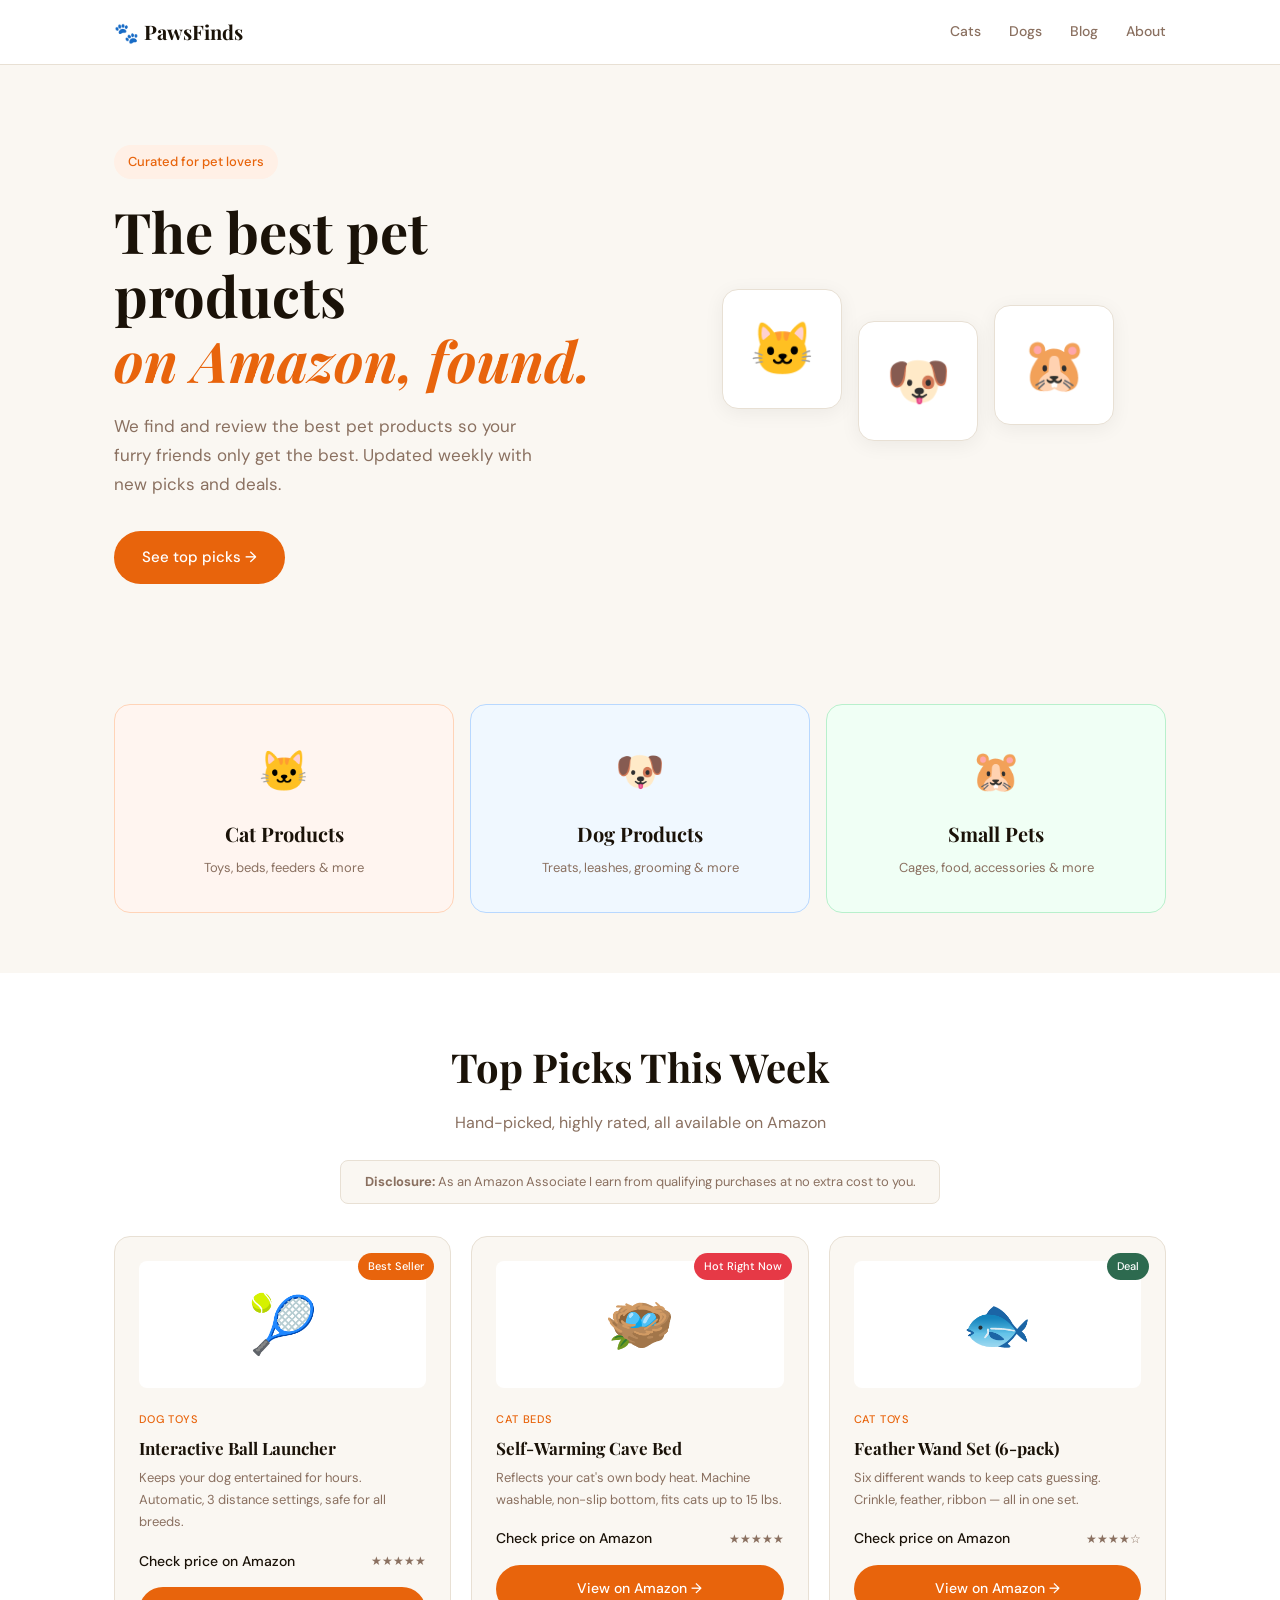
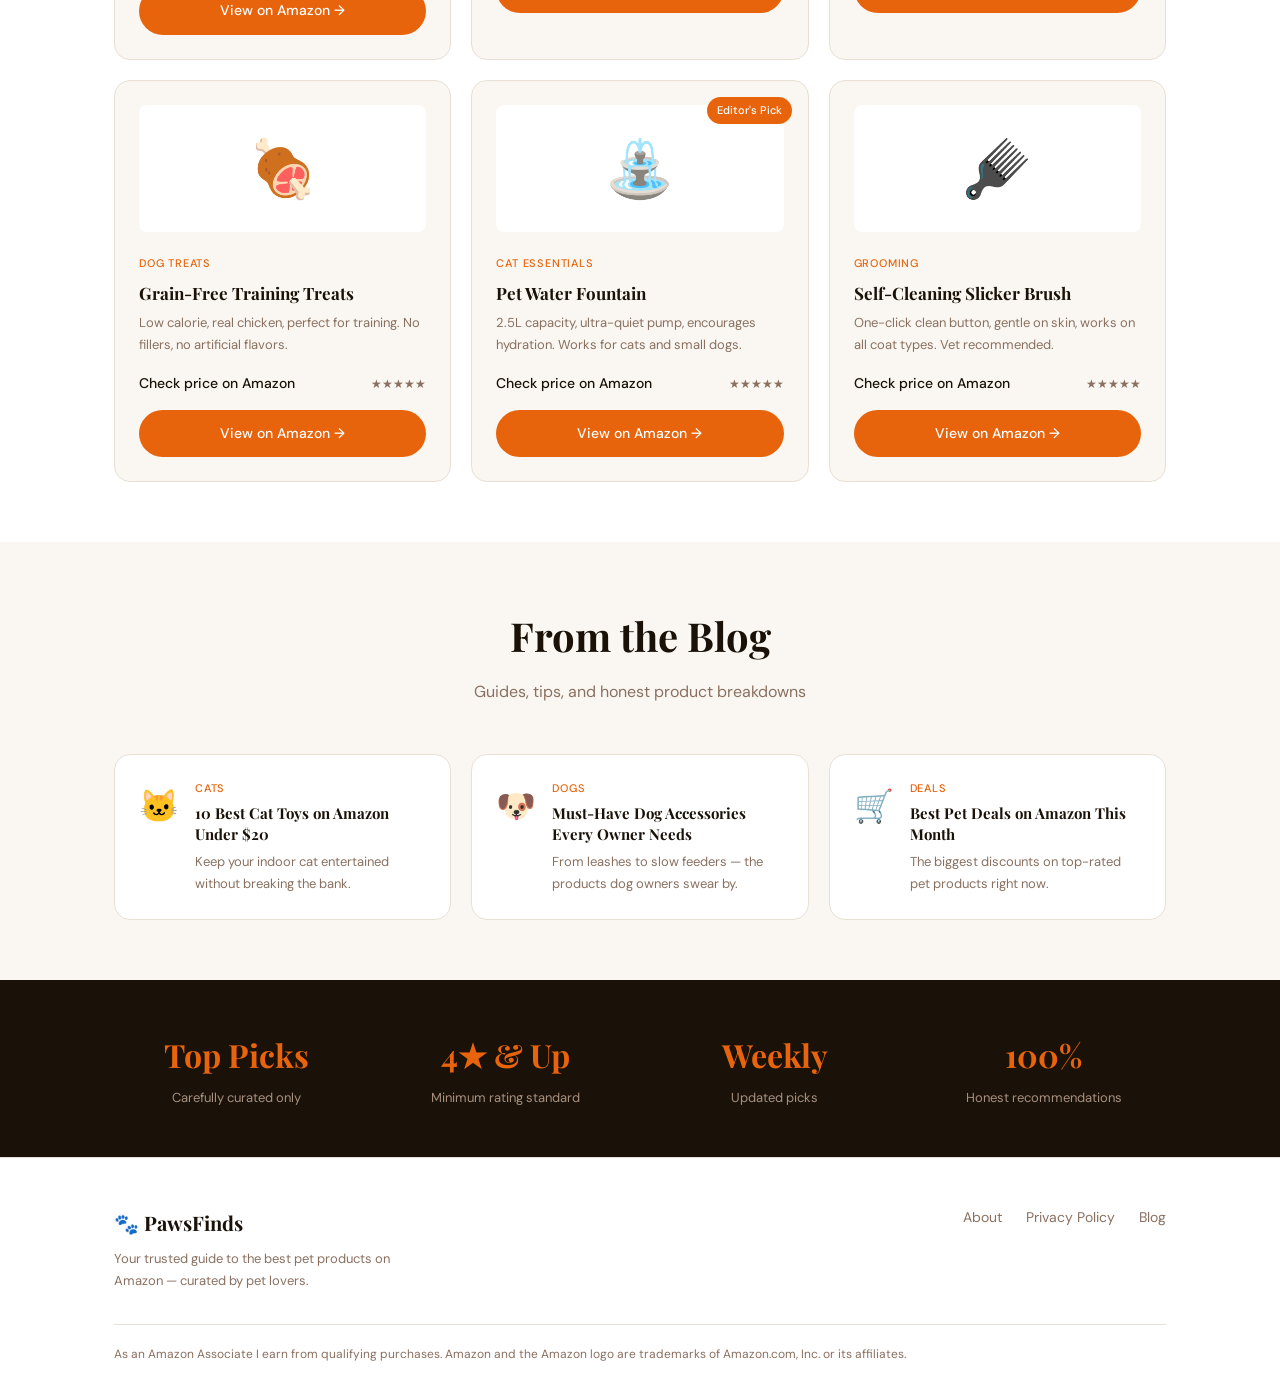
<file: index.html>
<!DOCTYPE html>
<html lang="en">
<head>
<meta charset="UTF-8">
<link rel="icon" type="image/svg+xml" href="favicon.svg">
<meta name="viewport" content="width=device-width, initial-scale=1.0">
<meta name="p:domain_verify" content="48bfd294bf1c6ed59e48e1e87e22b7cd"/>
<title>PawsFinds — Best Pet Products on Amazon</title>
<meta name="description" content="PawsFinds — curated pet product picks for cats, dogs, and small pets. Honest reviews, top deals, updated weekly.">
<link rel="preconnect" href="https://fonts.googleapis.com">
<link href="https://fonts.googleapis.com/css2?family=Playfair+Display:wght@400;700&family=DM+Sans:wght@300;400;500&display=swap" rel="stylesheet">
<link rel="stylesheet" href="style.css">
</head>
<body>

<nav class="nav">
  <div class="nav-inner">
    <a href="index.html" class="logo">🐾 PawsFinds</a>
    <div class="nav-links">
      <a href="cats.html">Cats</a>
      <a href="dogs.html">Dogs</a>
      <a href="blog/index.html">Blog</a>
      <a href="about.html">About</a>
    </div>
    <button class="nav-toggle" onclick="document.querySelector('.nav-links').classList.toggle('open')">☰</button>
  </div>
</nav>

<header class="hero">
  <div class="hero-text">
    <span class="hero-tag">Curated for pet lovers</span>
    <h1>The best pet products<br><em>on Amazon, found.</em></h1>
    <p>We find and review the best pet products so your furry friends only get the best. Updated weekly with new picks and deals.</p>
    <a href="#featured" class="btn-primary">See top picks →</a>
  </div>
  <div class="hero-visual">
    <div class="hero-card">🐱</div>
    <div class="hero-card offset">🐶</div>
    <div class="hero-card offset2">🐹</div>
  </div>
</header>

<section class="categories">
  <div class="container">
    <div class="cat-grid">
      <a href="cats.html" class="cat-card cat-cats">
        <span class="cat-emoji">🐱</span>
        <h3>Cat Products</h3>
        <p>Toys, beds, feeders & more</p>
      </a>
      <a href="dogs.html" class="cat-card cat-dogs">
        <span class="cat-emoji">🐶</span>
        <h3>Dog Products</h3>
        <p>Treats, leashes, grooming & more</p>
      </a>
      <a href="small-pets.html" class="cat-card cat-small">
        <span class="cat-emoji">🐹</span>
        <h3>Small Pets</h3>
        <p>Cages, food, accessories & more</p>
      </a>
    </div>
  </div>
</section>

<section class="featured" id="featured">
  <div class="container">
    <div class="section-header">
      <h2>Top Picks This Week</h2>
      <p>Hand-picked, highly rated, all available on Amazon</p>
    </div>
    <p style="text-align:center; font-size:13px; color:var(--muted); margin-bottom:32px; background:var(--cream); border:1px solid var(--border); padding:10px 16px; border-radius:8px; max-width:600px; margin-left:auto; margin-right:auto; margin-top:-24px;"><strong>Disclosure:</strong> As an Amazon Associate I earn from qualifying purchases at no extra cost to you.</p>
    <div class="products-grid">

      <div class="product-card">
        <div class="product-badge">Best Seller</div>
        <div class="product-img">🎾</div>
        <div class="product-info">
          <span class="product-cat">Dog Toys</span>
          <h3>Interactive Ball Launcher</h3>
          <p>Keeps your dog entertained for hours. Automatic, 3 distance settings, safe for all breeds.</p>
          <div class="product-footer">
            <span class="product-price" style="font-size:14px;font-family:var(--font-sans,DM Sans),sans-serif;">Check price on Amazon</span>
            <div class="stars">★★★★★</div>
          </div>
          <a href="YOUR_AMAZON_AFFILIATE_LINK_HERE" class="btn-buy" target="_blank" rel="nofollow noopener">View on Amazon →</a>
        </div>
      </div>

      <div class="product-card">
        <div class="product-badge hot">Hot Right Now</div>
        <div class="product-img">🪺</div>
        <div class="product-info">
          <span class="product-cat">Cat Beds</span>
          <h3>Self-Warming Cave Bed</h3>
          <p>Reflects your cat's own body heat. Machine washable, non-slip bottom, fits cats up to 15 lbs.</p>
          <div class="product-footer">
            <span class="product-price" style="font-size:14px;font-family:var(--font-sans,DM Sans),sans-serif;">Check price on Amazon</span>
            <div class="stars">★★★★★</div>
          </div>
          <a href="YOUR_AMAZON_AFFILIATE_LINK_HERE" class="btn-buy" target="_blank" rel="nofollow noopener">View on Amazon →</a>
        </div>
      </div>

      <div class="product-card">
        <div class="product-badge deal">Deal</div>
        <div class="product-img">🐟</div>
        <div class="product-info">
          <span class="product-cat">Cat Toys</span>
          <h3>Feather Wand Set (6-pack)</h3>
          <p>Six different wands to keep cats guessing. Crinkle, feather, ribbon — all in one set.</p>
          <div class="product-footer">
            <span class="product-price" style="font-size:14px;font-family:var(--font-sans,DM Sans),sans-serif;">Check price on Amazon</span>
            <div class="stars">★★★★☆</div>
          </div>
          <a href="YOUR_AMAZON_AFFILIATE_LINK_HERE" class="btn-buy" target="_blank" rel="nofollow noopener">View on Amazon →</a>
        </div>
      </div>

      <div class="product-card">
        <div class="product-img">🍖</div>
        <div class="product-info">
          <span class="product-cat">Dog Treats</span>
          <h3>Grain-Free Training Treats</h3>
          <p>Low calorie, real chicken, perfect for training. No fillers, no artificial flavors.</p>
          <div class="product-footer">
            <span class="product-price" style="font-size:14px;font-family:var(--font-sans,DM Sans),sans-serif;">Check price on Amazon</span>
            <div class="stars">★★★★★</div>
          </div>
          <a href="YOUR_AMAZON_AFFILIATE_LINK_HERE" class="btn-buy" target="_blank" rel="nofollow noopener">View on Amazon →</a>
        </div>
      </div>

      <div class="product-card">
        <div class="product-badge">Editor's Pick</div>
        <div class="product-img">⛲</div>
        <div class="product-info">
          <span class="product-cat">Cat Essentials</span>
          <h3>Pet Water Fountain</h3>
          <p>2.5L capacity, ultra-quiet pump, encourages hydration. Works for cats and small dogs.</p>
          <div class="product-footer">
            <span class="product-price" style="font-size:14px;font-family:var(--font-sans,DM Sans),sans-serif;">Check price on Amazon</span>
            <div class="stars">★★★★★</div>
          </div>
          <a href="YOUR_AMAZON_AFFILIATE_LINK_HERE" class="btn-buy" target="_blank" rel="nofollow noopener">View on Amazon →</a>
        </div>
      </div>

      <div class="product-card">
        <div class="product-img">🪮</div>
        <div class="product-info">
          <span class="product-cat">Grooming</span>
          <h3>Self-Cleaning Slicker Brush</h3>
          <p>One-click clean button, gentle on skin, works on all coat types. Vet recommended.</p>
          <div class="product-footer">
            <span class="product-price" style="font-size:14px;font-family:var(--font-sans,DM Sans),sans-serif;">Check price on Amazon</span>
            <div class="stars">★★★★★</div>
          </div>
          <a href="YOUR_AMAZON_AFFILIATE_LINK_HERE" class="btn-buy" target="_blank" rel="nofollow noopener">View on Amazon →</a>
        </div>
      </div>

    </div>
  </div>
</section>

<section class="blog-preview">
  <div class="container">
    <div class="section-header">
      <h2>From the Blog</h2>
      <p>Guides, tips, and honest product breakdowns</p>
    </div>
    <div class="blog-grid">
      <a href="blog/best-cat-toys.html" class="blog-card">
        <div class="blog-emoji">🐱</div>
        <div class="blog-info">
          <span class="blog-tag">Cats</span>
          <h3>10 Best Cat Toys on Amazon Under $20</h3>
          <p>Keep your indoor cat entertained without breaking the bank.</p>
        </div>
      </a>
      <a href="blog/best-dog-products.html" class="blog-card">
        <div class="blog-emoji">🐶</div>
        <div class="blog-info">
          <span class="blog-tag">Dogs</span>
          <h3>Must-Have Dog Accessories Every Owner Needs</h3>
          <p>From leashes to slow feeders — the products dog owners swear by.</p>
        </div>
      </a>
      <a href="blog/amazon-pet-deals.html" class="blog-card">
        <div class="blog-emoji">🛒</div>
        <div class="blog-info">
          <span class="blog-tag">Deals</span>
          <h3>Best Pet Deals on Amazon This Month</h3>
          <p>The biggest discounts on top-rated pet products right now.</p>
        </div>
      </a>
    </div>
  </div>
</section>

<section class="trust-bar">
  <div class="container">
    <div class="trust-grid">
      <div class="trust-item">
        <span class="trust-num">Top Picks</span>
        <span class="trust-label">Carefully curated only</span>
      </div>
      <div class="trust-item">
        <span class="trust-num">4★ & Up</span>
        <span class="trust-label">Minimum rating standard</span>
      </div>
      <div class="trust-item">
        <span class="trust-num">Weekly</span>
        <span class="trust-label">Updated picks</span>
      </div>
      <div class="trust-item">
        <span class="trust-num">100%</span>
        <span class="trust-label">Honest recommendations</span>
      </div>
    </div>
  </div>
</section>

<footer class="footer">
  <div class="container">
    <div class="footer-inner">
      <div>
        <a href="index.html" class="logo">🐾 PawsFinds</a>
        <p class="footer-desc">Your trusted guide to the best pet products on Amazon — curated by pet lovers.</p>
      </div>
      <div class="footer-links">
        <a href="about.html">About</a>
        <a href="privacy.html">Privacy Policy</a>
        <a href="blog/index.html">Blog</a>
      </div>
    </div>
    <p class="affiliate-disclosure">As an Amazon Associate I earn from qualifying purchases. Amazon and the Amazon logo are trademarks of Amazon.com, Inc. or its affiliates.</p>
  </div>
</footer>

</body>
</html>
</file>
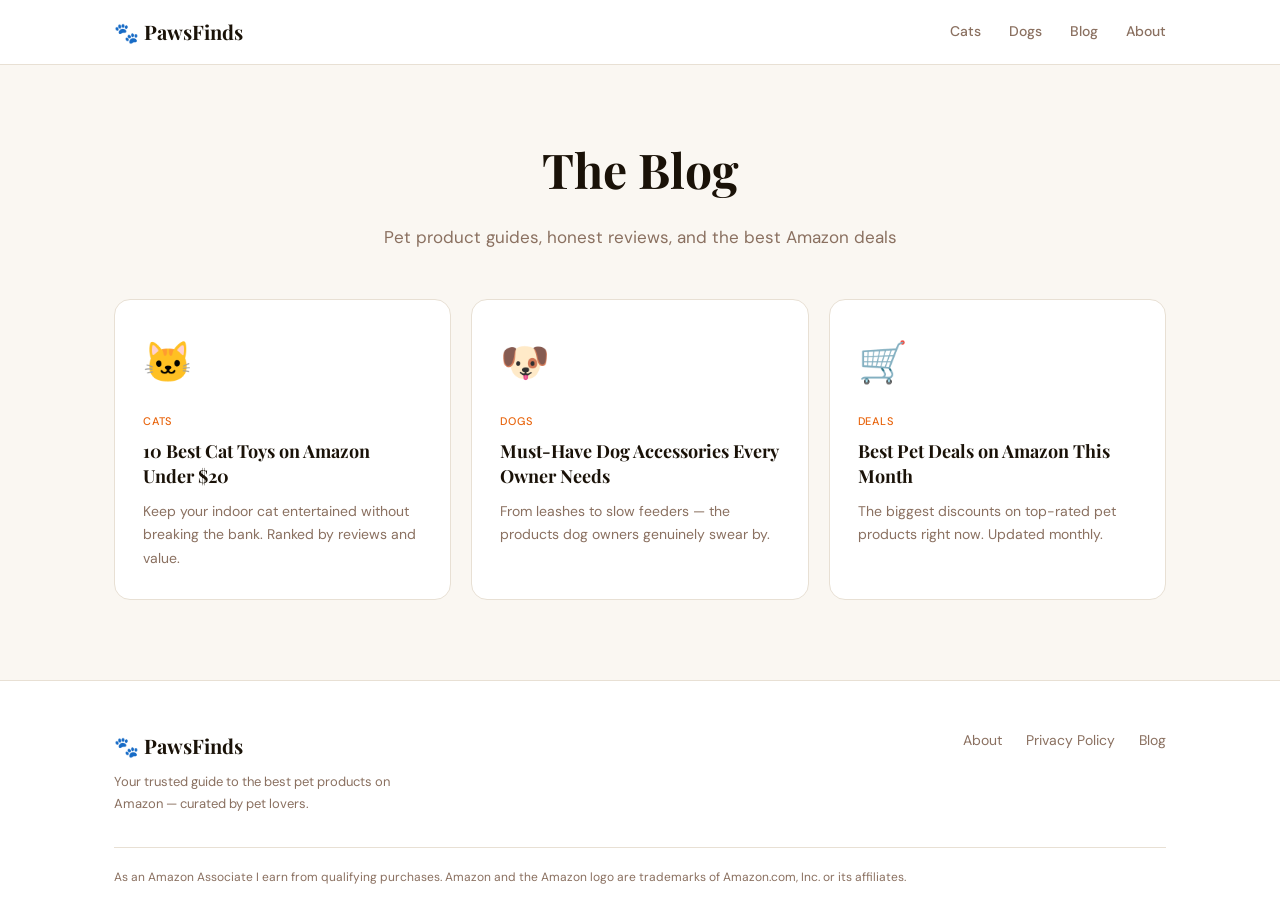
<file: blog/index.html>
<!DOCTYPE html>
<html lang="en">
<head>
<meta charset="UTF-8">
<link rel="icon" type="image/svg+xml" href="../favicon.svg">
<meta name="viewport" content="width=device-width, initial-scale=1.0">
<title>Blog — PawsFinds</title>
<meta name="description" content="Pet product guides, reviews, and Amazon deals — updated weekly by PawsFinds.">
<link rel="preconnect" href="https://fonts.googleapis.com">
<link href="https://fonts.googleapis.com/css2?family=Playfair+Display:wght@400;700&family=DM+Sans:wght@300;400;500&display=swap" rel="stylesheet">
<link rel="stylesheet" href="../style.css">
<style>
.page-hero { padding: 64px 0 48px; text-align: center; }
.page-hero h1 { font-size: clamp(32px, 5vw, 48px); color: var(--dark); margin-bottom: 12px; }
.page-hero p { color: var(--muted); font-size: 17px; }
.blog-full-grid { display: grid; grid-template-columns: repeat(3, 1fr); gap: 20px; padding-bottom: 80px; }
.blog-card-full { background: var(--white); border: 1px solid var(--border); border-radius: var(--radius); padding: 28px; text-decoration: none; transition: box-shadow 0.2s, transform 0.2s; }
.blog-card-full:hover { box-shadow: 0 8px 24px rgba(0,0,0,0.09); transform: translateY(-2px); }
.blog-card-full .blog-emoji { font-size: 40px; display: block; margin-bottom: 16px; }
.blog-card-full .blog-tag { font-size: 11px; font-weight: 500; text-transform: uppercase; letter-spacing: 0.8px; color: var(--orange); display: block; margin-bottom: 8px; }
.blog-card-full h3 { font-size: 18px; color: var(--dark); margin-bottom: 10px; line-height: 1.4; }
.blog-card-full p { font-size: 14px; color: var(--muted); }
@media (max-width: 768px) { .blog-full-grid { grid-template-columns: 1fr; } }
</style>
</head>
<body>

<nav class="nav">
  <div class="nav-inner">
    <a href="../index.html" class="logo">🐾 PawsFinds</a>
    <div class="nav-links">
      <a href="../cats.html">Cats</a>
      <a href="../dogs.html">Dogs</a>
      <a href="index.html">Blog</a>
      <a href="../about.html">About</a>
    </div>
    <button class="nav-toggle" onclick="document.querySelector('.nav-links').classList.toggle('open')">☰</button>
  </div>
</nav>

<div class="page-hero">
  <div class="container">
    <h1>The Blog</h1>
    <p>Pet product guides, honest reviews, and the best Amazon deals</p>
  </div>
</div>

<div class="container">
  <div class="blog-full-grid">
    <a href="best-cat-toys.html" class="blog-card-full">
      <span class="blog-emoji">🐱</span>
      <span class="blog-tag">Cats</span>
      <h3>10 Best Cat Toys on Amazon Under $20</h3>
      <p>Keep your indoor cat entertained without breaking the bank. Ranked by reviews and value.</p>
    </a>
    <a href="best-dog-products.html" class="blog-card-full">
      <span class="blog-emoji">🐶</span>
      <span class="blog-tag">Dogs</span>
      <h3>Must-Have Dog Accessories Every Owner Needs</h3>
      <p>From leashes to slow feeders — the products dog owners genuinely swear by.</p>
    </a>
    <a href="amazon-pet-deals.html" class="blog-card-full">
      <span class="blog-emoji">🛒</span>
      <span class="blog-tag">Deals</span>
      <h3>Best Pet Deals on Amazon This Month</h3>
      <p>The biggest discounts on top-rated pet products right now. Updated monthly.</p>
    </a>
  </div>
</div>

<footer class="footer">
  <div class="container">
    <div class="footer-inner">
      <div>
        <a href="../index.html" class="logo">🐾 PawsFinds</a>
        <p class="footer-desc">Your trusted guide to the best pet products on Amazon — curated by pet lovers.</p>
      </div>
      <div class="footer-links">
        <a href="../about.html">About</a>
        <a href="../privacy.html">Privacy Policy</a>
        <a href="index.html">Blog</a>
      </div>
    </div>
    <p class="affiliate-disclosure">As an Amazon Associate I earn from qualifying purchases. Amazon and the Amazon logo are trademarks of Amazon.com, Inc. or its affiliates.</p>
  </div>
</footer>

</body>
</html>
</file>
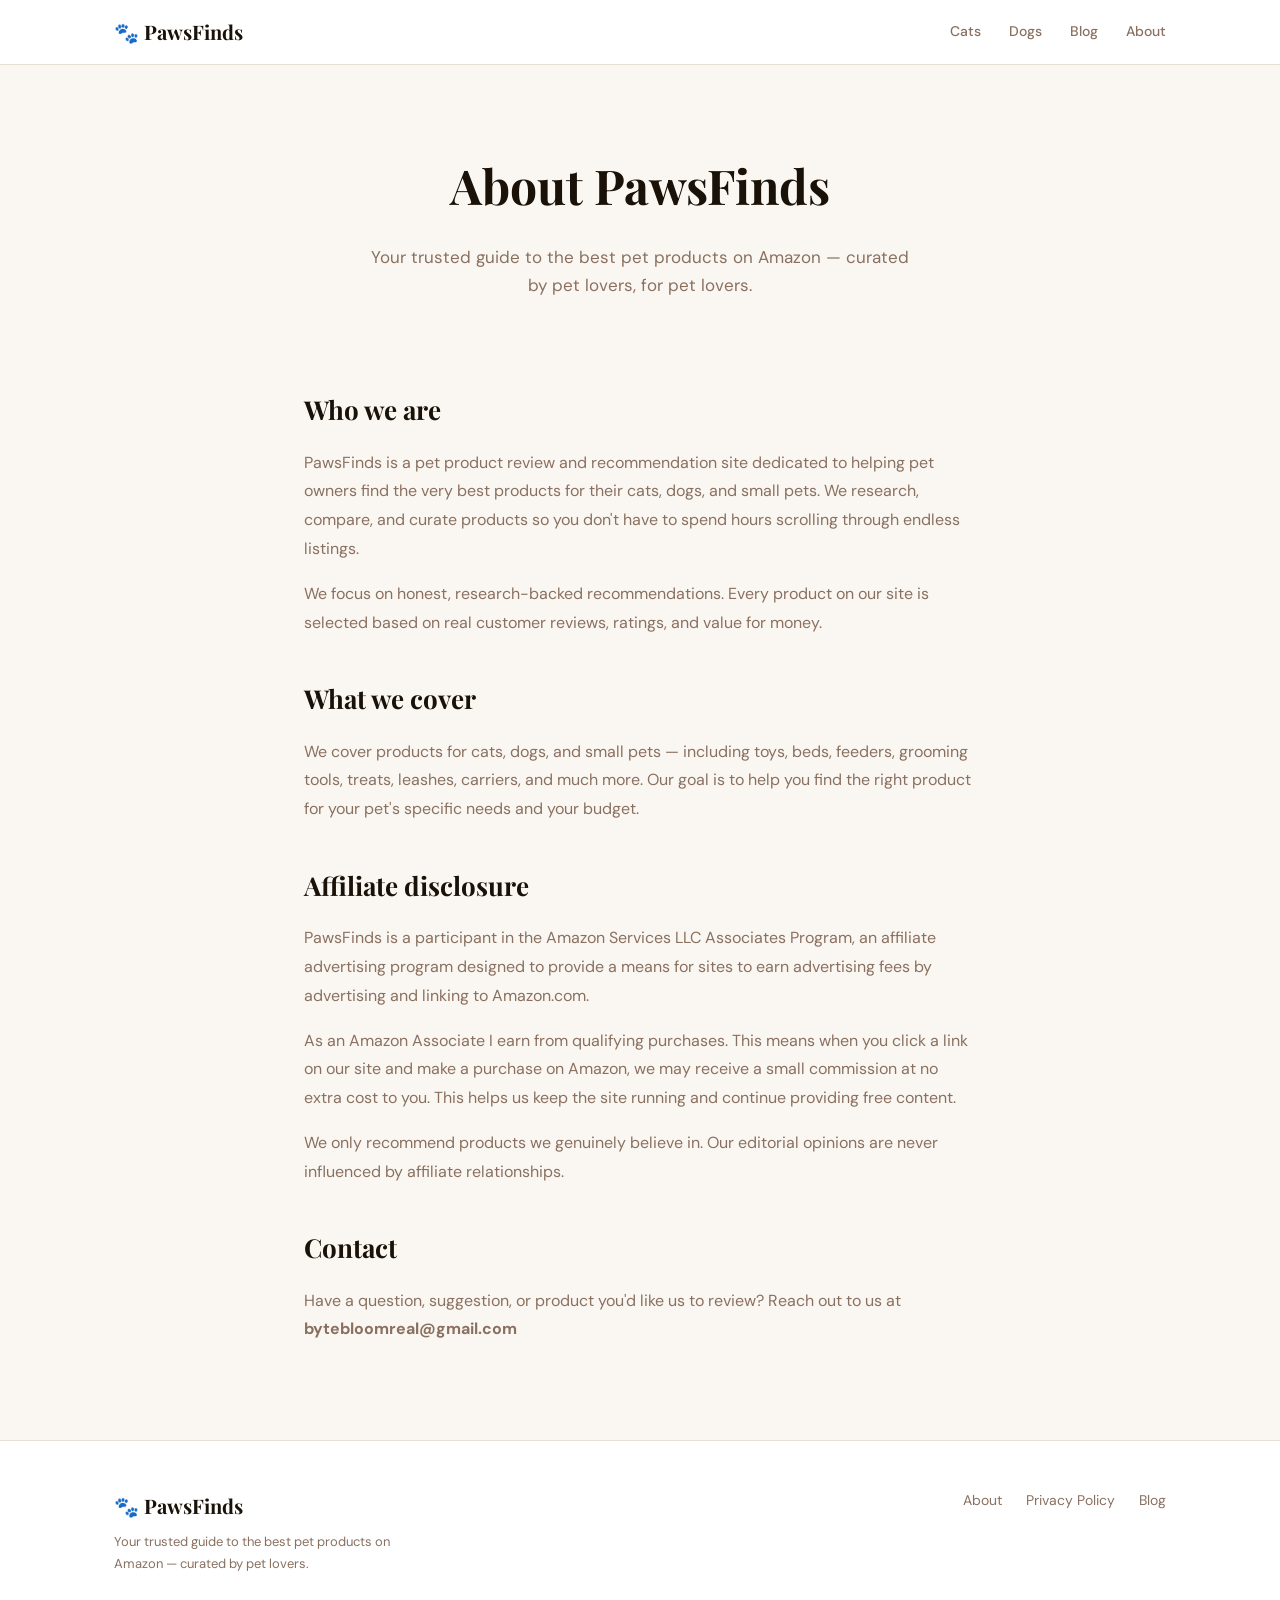
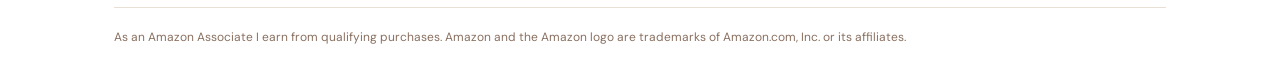
<file: about.html>
<!DOCTYPE html>
<html lang="en">
<head>
<meta charset="UTF-8">
<link rel="icon" type="image/svg+xml" href="favicon.svg">
<meta name="viewport" content="width=device-width, initial-scale=1.0">
<title>About — PawsFinds</title>
<meta name="description" content="About PawsFinds — your trusted guide to the best pet products on Amazon, curated by pet lovers.">
<link rel="preconnect" href="https://fonts.googleapis.com">
<link href="https://fonts.googleapis.com/css2?family=Playfair+Display:wght@400;700&family=DM+Sans:wght@300;400;500&display=swap" rel="stylesheet">
<link rel="stylesheet" href="style.css">
<style>
.page-hero { padding: 80px 0 48px; text-align: center; }
.page-hero h1 { font-size: clamp(32px, 5vw, 48px); color: var(--dark); margin-bottom: 16px; }
.page-hero p { font-size: 17px; color: var(--muted); max-width: 560px; margin: 0 auto; }
.content-section { max-width: 720px; margin: 0 auto; padding: 0 24px 80px; }
.content-section h2 { font-size: 26px; color: var(--dark); margin: 40px 0 16px; }
.content-section p { color: var(--muted); margin-bottom: 16px; line-height: 1.8; }
</style>
</head>
<body>

<nav class="nav">
  <div class="nav-inner">
    <a href="index.html" class="logo">🐾 PawsFinds</a>
    <div class="nav-links">
      <a href="cats.html">Cats</a>
      <a href="dogs.html">Dogs</a>
      <a href="blog/index.html">Blog</a>
      <a href="about.html">About</a>
    </div>
    <button class="nav-toggle" onclick="document.querySelector('.nav-links').classList.toggle('open')">☰</button>
  </div>
</nav>

<div class="page-hero">
  <div class="container">
    <h1>About PawsFinds</h1>
    <p>Your trusted guide to the best pet products on Amazon — curated by pet lovers, for pet lovers.</p>
  </div>
</div>

<div class="content-section">
  <h2>Who we are</h2>
  <p>PawsFinds is a pet product review and recommendation site dedicated to helping pet owners find the very best products for their cats, dogs, and small pets. We research, compare, and curate products so you don't have to spend hours scrolling through endless listings.</p>
  <p>We focus on honest, research-backed recommendations. Every product on our site is selected based on real customer reviews, ratings, and value for money.</p>

  <h2>What we cover</h2>
  <p>We cover products for cats, dogs, and small pets — including toys, beds, feeders, grooming tools, treats, leashes, carriers, and much more. Our goal is to help you find the right product for your pet's specific needs and your budget.</p>

  <h2>Affiliate disclosure</h2>
  <p>PawsFinds is a participant in the Amazon Services LLC Associates Program, an affiliate advertising program designed to provide a means for sites to earn advertising fees by advertising and linking to Amazon.com.</p>
  <p>As an Amazon Associate I earn from qualifying purchases. This means when you click a link on our site and make a purchase on Amazon, we may receive a small commission at no extra cost to you. This helps us keep the site running and continue providing free content.</p>
  <p>We only recommend products we genuinely believe in. Our editorial opinions are never influenced by affiliate relationships.</p>

  <h2>Contact</h2>
  <p>Have a question, suggestion, or product you'd like us to review? Reach out to us at <strong>bytebloomreal@gmail.com</strong></p>
</div>

<footer class="footer">
  <div class="container">
    <div class="footer-inner">
      <div>
        <a href="index.html" class="logo">🐾 PawsFinds</a>
        <p class="footer-desc">Your trusted guide to the best pet products on Amazon — curated by pet lovers.</p>
      </div>
      <div class="footer-links">
        <a href="about.html">About</a>
        <a href="privacy.html">Privacy Policy</a>
        <a href="blog/index.html">Blog</a>
      </div>
    </div>
    <p class="affiliate-disclosure">As an Amazon Associate I earn from qualifying purchases. Amazon and the Amazon logo are trademarks of Amazon.com, Inc. or its affiliates.</p>
  </div>
</footer>

</body>
</html>
</file>
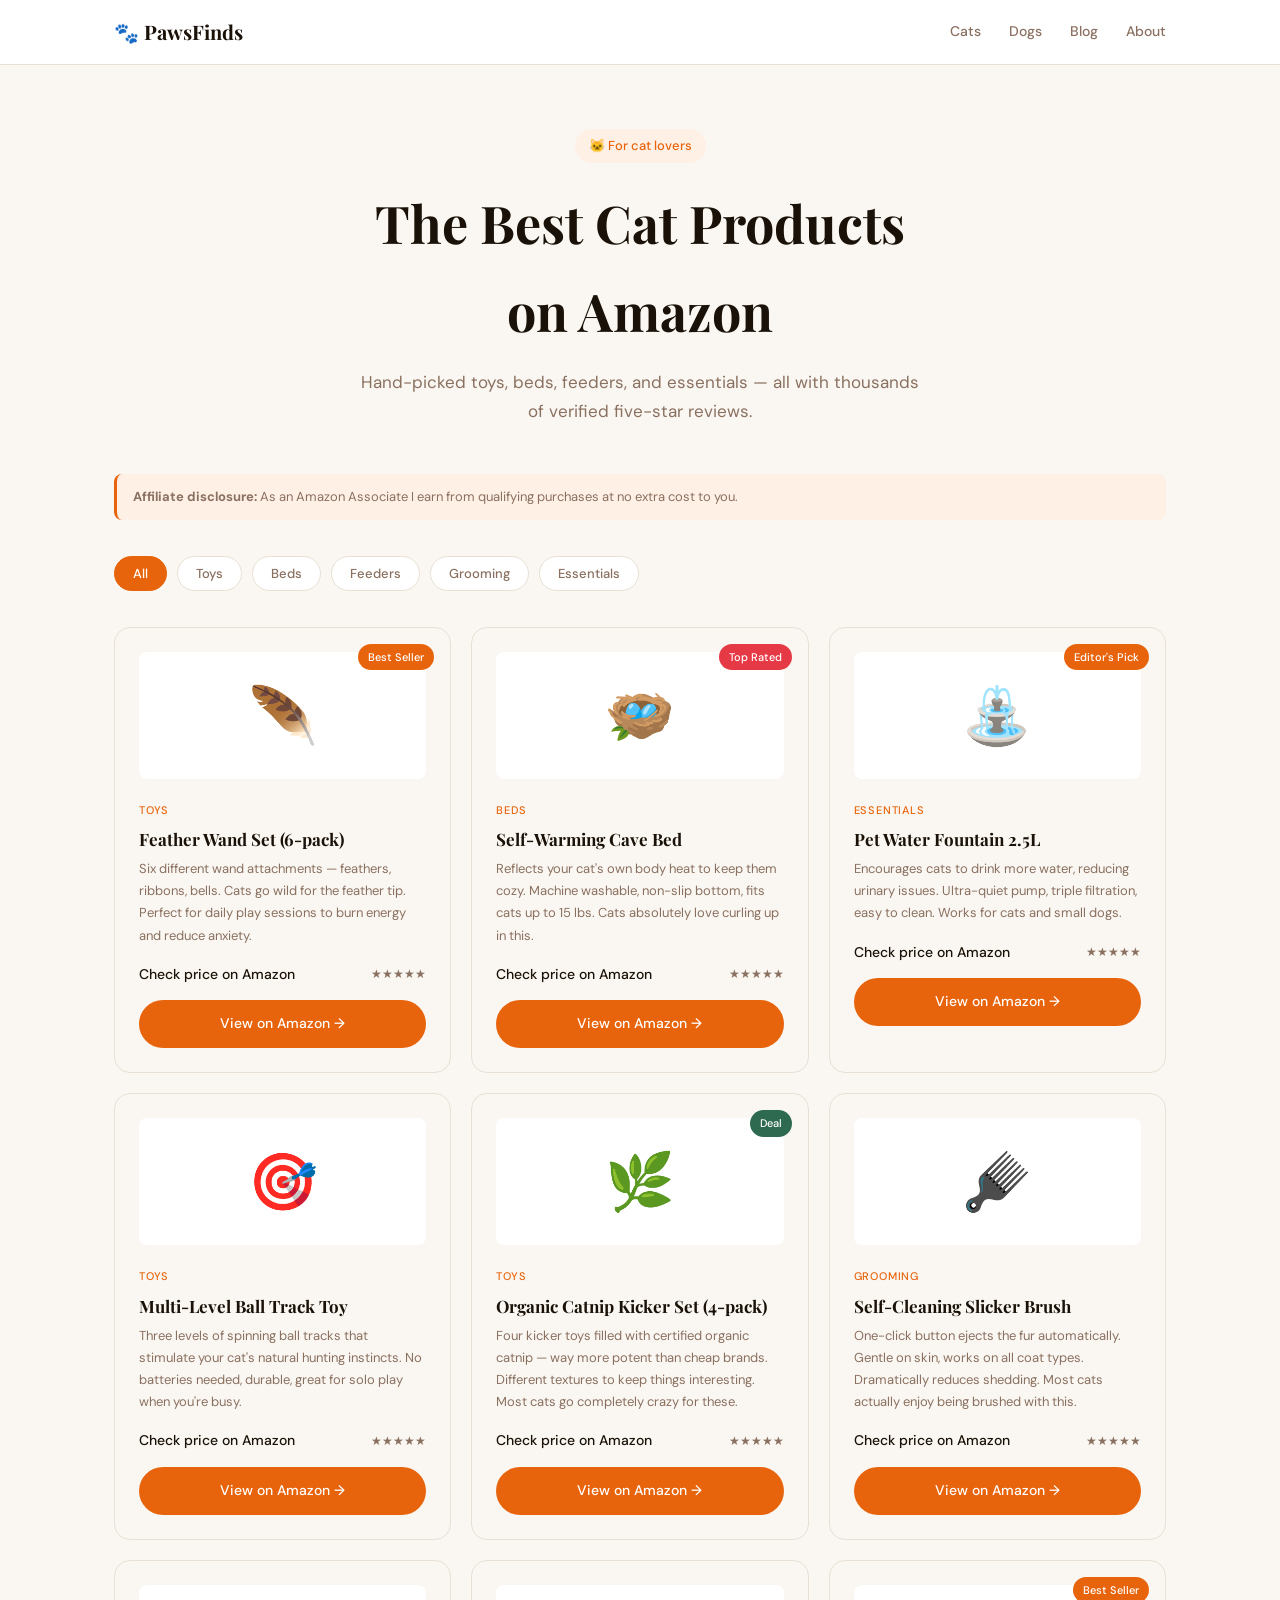
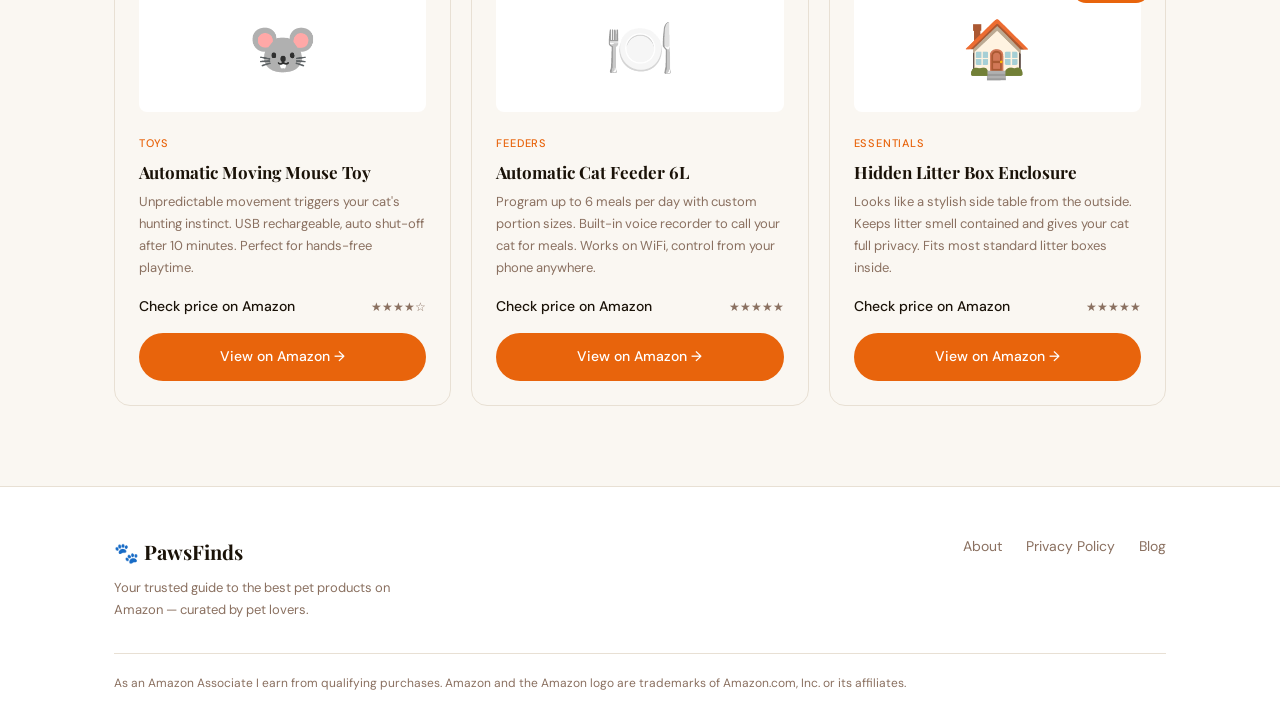
<file: cats.html>
<!DOCTYPE html>
<html lang="en">
<head>
<meta charset="UTF-8">
<link rel="icon" type="image/svg+xml" href="favicon.svg">
<meta name="viewport" content="width=device-width, initial-scale=1.0">
<title>Best Cat Products on Amazon — PawsFinds</title>
<meta name="description" content="The best cat products on Amazon — toys, beds, feeders, grooming tools and more. Curated picks with thousands of five-star reviews.">
<link rel="preconnect" href="https://fonts.googleapis.com">
<link href="https://fonts.googleapis.com/css2?family=Playfair+Display:wght@400;700&family=DM+Sans:wght@300;400;500&display=swap" rel="stylesheet">
<link rel="stylesheet" href="style.css">
<style>
.page-hero { padding: 64px 0 48px; text-align: center; }
.page-hero .hero-tag { display:inline-block; background:var(--orange-light); color:var(--orange); font-size:13px; font-weight:500; padding:6px 14px; border-radius:99px; margin-bottom:16px; }
.page-hero h1 { font-size: clamp(32px, 5vw, 52px); color: var(--dark); margin-bottom: 12px; }
.page-hero p { color: var(--muted); font-size: 17px; max-width:560px; margin:0 auto; }
.filter-bar { display:flex; gap:10px; flex-wrap:wrap; margin-bottom:36px; }
.filter-btn { background:var(--white); border:1px solid var(--border); border-radius:99px; padding:8px 18px; font-size:13px; font-weight:500; color:var(--muted); cursor:pointer; transition:all 0.2s; font-family:'DM Sans',sans-serif; }
.filter-btn.active, .filter-btn:hover { background:var(--orange); color:white; border-color:var(--orange); }
.disclosure { background:var(--orange-light); border-left:3px solid var(--orange); padding:12px 16px; border-radius:var(--radius-sm); font-size:13px; color:var(--muted); margin-bottom:36px; }
</style>
</head>
<body>

<nav class="nav">
  <div class="nav-inner">
    <a href="index.html" class="logo">🐾 PawsFinds</a>
    <div class="nav-links">
      <a href="cats.html">Cats</a>
      <a href="dogs.html">Dogs</a>
      <a href="blog/index.html">Blog</a>
      <a href="about.html">About</a>
    </div>
    <button class="nav-toggle" onclick="document.querySelector('.nav-links').classList.toggle('open')">☰</button>
  </div>
</nav>

<div class="page-hero">
  <div class="container">
    <span class="hero-tag">🐱 For cat lovers</span>
    <h1>The Best Cat Products<br>on Amazon</h1>
    <p>Hand-picked toys, beds, feeders, and essentials — all with thousands of verified five-star reviews.</p>
  </div>
</div>

<div class="container">
  <div class="disclosure">
    <strong>Affiliate disclosure:</strong> As an Amazon Associate I earn from qualifying purchases at no extra cost to you.
  </div>

  <div class="filter-bar">
    <button class="filter-btn active">All</button>
    <button class="filter-btn">Toys</button>
    <button class="filter-btn">Beds</button>
    <button class="filter-btn">Feeders</button>
    <button class="filter-btn">Grooming</button>
    <button class="filter-btn">Essentials</button>
  </div>

  <div class="products-grid" style="margin-bottom:80px;">

    <div class="product-card">
      <div class="product-badge">Best Seller</div>
      <div class="product-img">🪶</div>
      <div class="product-info">
        <span class="product-cat">Toys</span>
        <h3>Feather Wand Set (6-pack)</h3>
        <p>Six different wand attachments — feathers, ribbons, bells. Cats go wild for the feather tip. Perfect for daily play sessions to burn energy and reduce anxiety.</p>
        <div class="product-footer">
          <span class="product-price" style="font-size:14px;font-family:var(--font-sans,DM Sans),sans-serif;">Check price on Amazon</span>
          <div class="stars">★★★★★</div>
        </div>
        <a href="YOUR_AMAZON_AFFILIATE_LINK_HERE" class="btn-buy" target="_blank" rel="nofollow noopener">View on Amazon →</a>
      </div>
    </div>

    <div class="product-card">
      <div class="product-badge hot">Top Rated</div>
      <div class="product-img">🪺</div>
      <div class="product-info">
        <span class="product-cat">Beds</span>
        <h3>Self-Warming Cave Bed</h3>
        <p>Reflects your cat's own body heat to keep them cozy. Machine washable, non-slip bottom, fits cats up to 15 lbs. Cats absolutely love curling up in this.</p>
        <div class="product-footer">
          <span class="product-price" style="font-size:14px;font-family:var(--font-sans,DM Sans),sans-serif;">Check price on Amazon</span>
          <div class="stars">★★★★★</div>
        </div>
        <a href="YOUR_AMAZON_AFFILIATE_LINK_HERE" class="btn-buy" target="_blank" rel="nofollow noopener">View on Amazon →</a>
      </div>
    </div>

    <div class="product-card">
      <div class="product-badge">Editor's Pick</div>
      <div class="product-img">⛲</div>
      <div class="product-info">
        <span class="product-cat">Essentials</span>
        <h3>Pet Water Fountain 2.5L</h3>
        <p>Encourages cats to drink more water, reducing urinary issues. Ultra-quiet pump, triple filtration, easy to clean. Works for cats and small dogs.</p>
        <div class="product-footer">
          <span class="product-price" style="font-size:14px;font-family:var(--font-sans,DM Sans),sans-serif;">Check price on Amazon</span>
          <div class="stars">★★★★★</div>
        </div>
        <a href="YOUR_AMAZON_AFFILIATE_LINK_HERE" class="btn-buy" target="_blank" rel="nofollow noopener">View on Amazon →</a>
      </div>
    </div>

    <div class="product-card">
      <div class="product-img">🎯</div>
      <div class="product-info">
        <span class="product-cat">Toys</span>
        <h3>Multi-Level Ball Track Toy</h3>
        <p>Three levels of spinning ball tracks that stimulate your cat's natural hunting instincts. No batteries needed, durable, great for solo play when you're busy.</p>
        <div class="product-footer">
          <span class="product-price" style="font-size:14px;font-family:var(--font-sans,DM Sans),sans-serif;">Check price on Amazon</span>
          <div class="stars">★★★★★</div>
        </div>
        <a href="YOUR_AMAZON_AFFILIATE_LINK_HERE" class="btn-buy" target="_blank" rel="nofollow noopener">View on Amazon →</a>
      </div>
    </div>

    <div class="product-card">
      <div class="product-badge deal">Deal</div>
      <div class="product-img">🌿</div>
      <div class="product-info">
        <span class="product-cat">Toys</span>
        <h3>Organic Catnip Kicker Set (4-pack)</h3>
        <p>Four kicker toys filled with certified organic catnip — way more potent than cheap brands. Different textures to keep things interesting. Most cats go completely crazy for these.</p>
        <div class="product-footer">
          <span class="product-price" style="font-size:14px;font-family:var(--font-sans,DM Sans),sans-serif;">Check price on Amazon</span>
          <div class="stars">★★★★★</div>
        </div>
        <a href="YOUR_AMAZON_AFFILIATE_LINK_HERE" class="btn-buy" target="_blank" rel="nofollow noopener">View on Amazon →</a>
      </div>
    </div>

    <div class="product-card">
      <div class="product-img">🪮</div>
      <div class="product-info">
        <span class="product-cat">Grooming</span>
        <h3>Self-Cleaning Slicker Brush</h3>
        <p>One-click button ejects the fur automatically. Gentle on skin, works on all coat types. Dramatically reduces shedding. Most cats actually enjoy being brushed with this.</p>
        <div class="product-footer">
          <span class="product-price" style="font-size:14px;font-family:var(--font-sans,DM Sans),sans-serif;">Check price on Amazon</span>
          <div class="stars">★★★★★</div>
        </div>
        <a href="YOUR_AMAZON_AFFILIATE_LINK_HERE" class="btn-buy" target="_blank" rel="nofollow noopener">View on Amazon →</a>
      </div>
    </div>

    <div class="product-card">
      <div class="product-img">🐭</div>
      <div class="product-info">
        <span class="product-cat">Toys</span>
        <h3>Automatic Moving Mouse Toy</h3>
        <p>Unpredictable movement triggers your cat's hunting instinct. USB rechargeable, auto shut-off after 10 minutes. Perfect for hands-free playtime.</p>
        <div class="product-footer">
          <span class="product-price" style="font-size:14px;font-family:var(--font-sans,DM Sans),sans-serif;">Check price on Amazon</span>
          <div class="stars">★★★★☆</div>
        </div>
        <a href="YOUR_AMAZON_AFFILIATE_LINK_HERE" class="btn-buy" target="_blank" rel="nofollow noopener">View on Amazon →</a>
      </div>
    </div>

    <div class="product-card">
      <div class="product-img">🍽️</div>
      <div class="product-info">
        <span class="product-cat">Feeders</span>
        <h3>Automatic Cat Feeder 6L</h3>
        <p>Program up to 6 meals per day with custom portion sizes. Built-in voice recorder to call your cat for meals. Works on WiFi, control from your phone anywhere.</p>
        <div class="product-footer">
          <span class="product-price" style="font-size:14px;font-family:var(--font-sans,DM Sans),sans-serif;">Check price on Amazon</span>
          <div class="stars">★★★★★</div>
        </div>
        <a href="YOUR_AMAZON_AFFILIATE_LINK_HERE" class="btn-buy" target="_blank" rel="nofollow noopener">View on Amazon →</a>
      </div>
    </div>

    <div class="product-card">
      <div class="product-badge">Best Seller</div>
      <div class="product-img">🏠</div>
      <div class="product-info">
        <span class="product-cat">Essentials</span>
        <h3>Hidden Litter Box Enclosure</h3>
        <p>Looks like a stylish side table from the outside. Keeps litter smell contained and gives your cat full privacy. Fits most standard litter boxes inside.</p>
        <div class="product-footer">
          <span class="product-price" style="font-size:14px;font-family:var(--font-sans,DM Sans),sans-serif;">Check price on Amazon</span>
          <div class="stars">★★★★★</div>
        </div>
        <a href="YOUR_AMAZON_AFFILIATE_LINK_HERE" class="btn-buy" target="_blank" rel="nofollow noopener">View on Amazon →</a>
      </div>
    </div>

  </div>
</div>

<footer class="footer">
  <div class="container">
    <div class="footer-inner">
      <div>
        <a href="index.html" class="logo">🐾 PawsFinds</a>
        <p class="footer-desc">Your trusted guide to the best pet products on Amazon — curated by pet lovers.</p>
      </div>
      <div class="footer-links">
        <a href="about.html">About</a>
        <a href="privacy.html">Privacy Policy</a>
        <a href="blog/index.html">Blog</a>
      </div>
    </div>
    <p class="affiliate-disclosure">As an Amazon Associate I earn from qualifying purchases. Amazon and the Amazon logo are trademarks of Amazon.com, Inc. or its affiliates.</p>
  </div>
</footer>

</body>
</html>
</file>
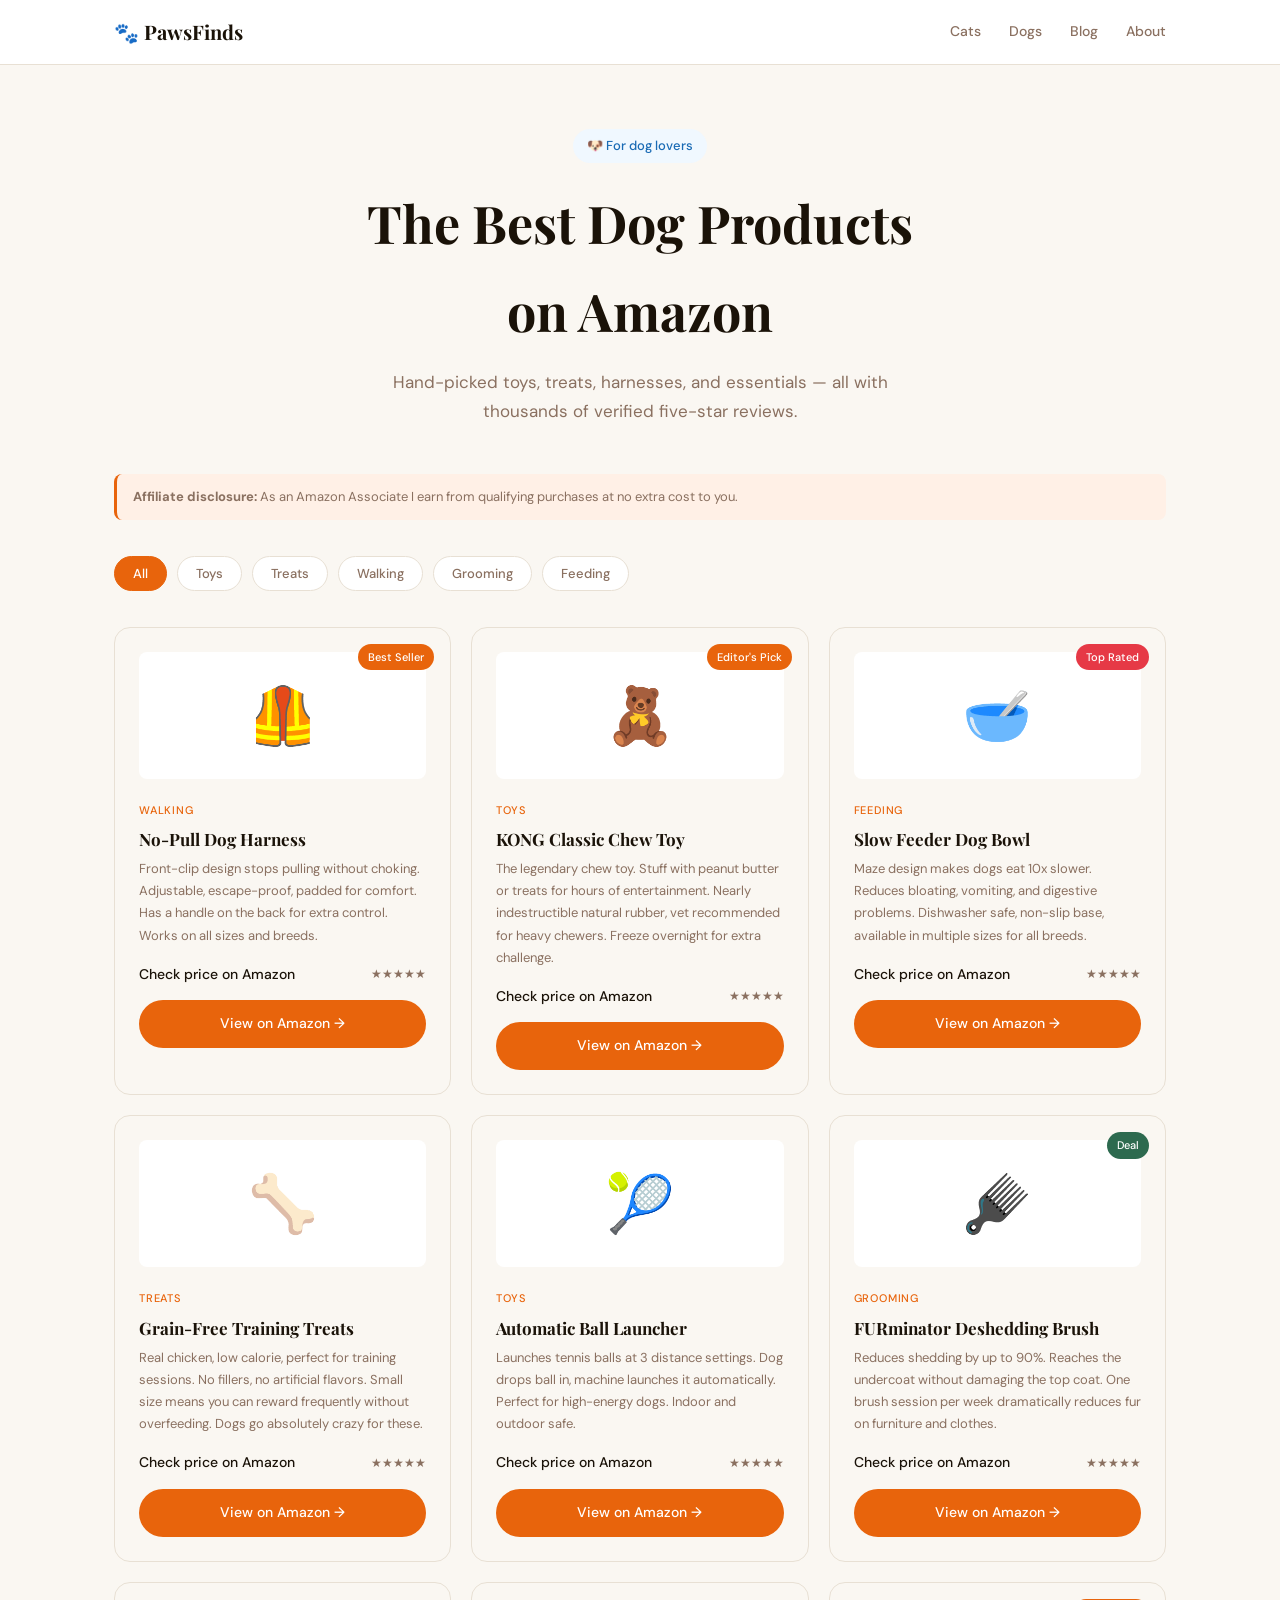
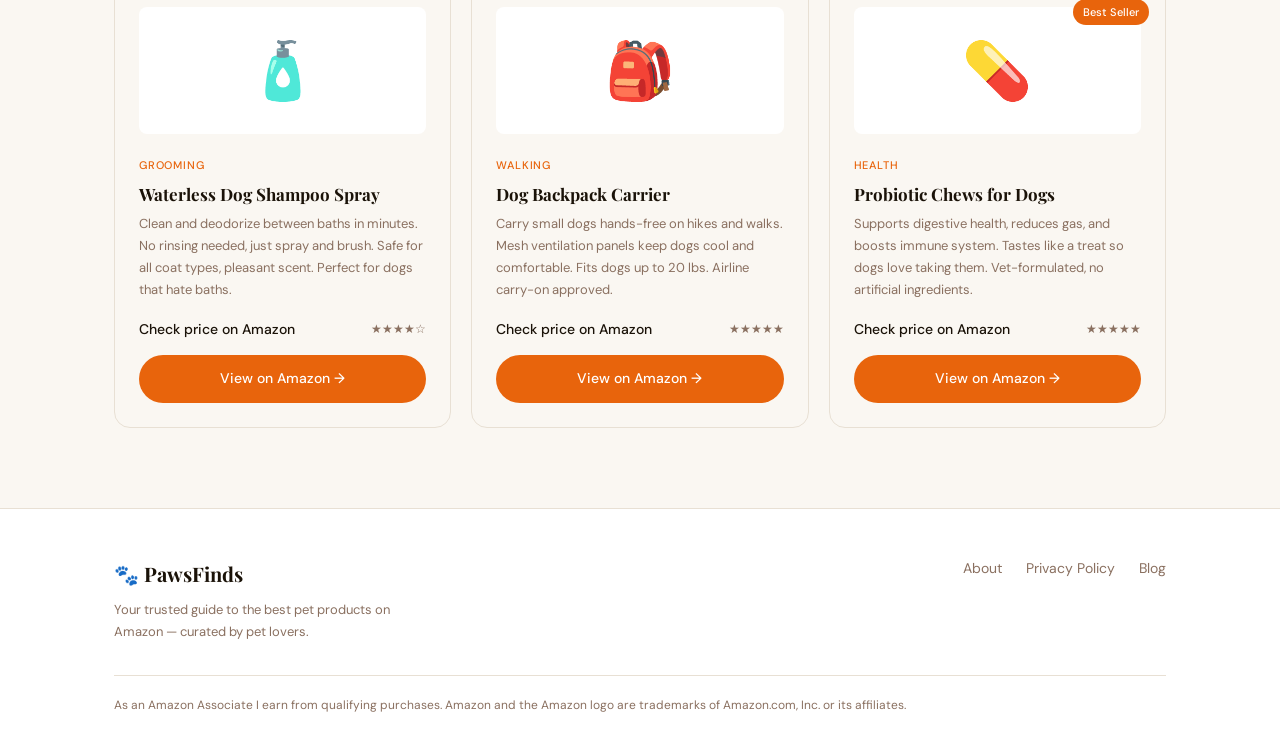
<file: dogs.html>
<!DOCTYPE html>
<html lang="en">
<head>
<meta charset="UTF-8">
<link rel="icon" type="image/svg+xml" href="favicon.svg">
<meta name="viewport" content="width=device-width, initial-scale=1.0">
<title>Best Dog Products on Amazon — PawsFinds</title>
<meta name="description" content="The best dog products on Amazon — toys, treats, harnesses, grooming tools and more. Curated picks with thousands of five-star reviews.">
<link rel="preconnect" href="https://fonts.googleapis.com">
<link href="https://fonts.googleapis.com/css2?family=Playfair+Display:wght@400;700&family=DM+Sans:wght@300;400;500&display=swap" rel="stylesheet">
<link rel="stylesheet" href="style.css">
<style>
.page-hero { padding: 64px 0 48px; text-align: center; }
.page-hero .hero-tag { display:inline-block; background:#f0f8ff; color:#1a6bb5; font-size:13px; font-weight:500; padding:6px 14px; border-radius:99px; margin-bottom:16px; }
.page-hero h1 { font-size: clamp(32px, 5vw, 52px); color: var(--dark); margin-bottom: 12px; }
.page-hero p { color: var(--muted); font-size: 17px; max-width:560px; margin:0 auto; }
.filter-bar { display:flex; gap:10px; flex-wrap:wrap; margin-bottom:36px; }
.filter-btn { background:var(--white); border:1px solid var(--border); border-radius:99px; padding:8px 18px; font-size:13px; font-weight:500; color:var(--muted); cursor:pointer; transition:all 0.2s; font-family:'DM Sans',sans-serif; }
.filter-btn.active, .filter-btn:hover { background:var(--orange); color:white; border-color:var(--orange); }
.disclosure { background:var(--orange-light); border-left:3px solid var(--orange); padding:12px 16px; border-radius:var(--radius-sm); font-size:13px; color:var(--muted); margin-bottom:36px; }
</style>
</head>
<body>

<nav class="nav">
  <div class="nav-inner">
    <a href="index.html" class="logo">🐾 PawsFinds</a>
    <div class="nav-links">
      <a href="cats.html">Cats</a>
      <a href="dogs.html">Dogs</a>
      <a href="blog/index.html">Blog</a>
      <a href="about.html">About</a>
    </div>
    <button class="nav-toggle" onclick="document.querySelector('.nav-links').classList.toggle('open')">☰</button>
  </div>
</nav>

<div class="page-hero">
  <div class="container">
    <span class="hero-tag">🐶 For dog lovers</span>
    <h1>The Best Dog Products<br>on Amazon</h1>
    <p>Hand-picked toys, treats, harnesses, and essentials — all with thousands of verified five-star reviews.</p>
  </div>
</div>

<div class="container">
  <div class="disclosure">
    <strong>Affiliate disclosure:</strong> As an Amazon Associate I earn from qualifying purchases at no extra cost to you.
  </div>

  <div class="filter-bar">
    <button class="filter-btn active">All</button>
    <button class="filter-btn">Toys</button>
    <button class="filter-btn">Treats</button>
    <button class="filter-btn">Walking</button>
    <button class="filter-btn">Grooming</button>
    <button class="filter-btn">Feeding</button>
  </div>

  <div class="products-grid" style="margin-bottom:80px;">

    <div class="product-card">
      <div class="product-badge">Best Seller</div>
      <div class="product-img">🦺</div>
      <div class="product-info">
        <span class="product-cat">Walking</span>
        <h3>No-Pull Dog Harness</h3>
        <p>Front-clip design stops pulling without choking. Adjustable, escape-proof, padded for comfort. Has a handle on the back for extra control. Works on all sizes and breeds.</p>
        <div class="product-footer">
          <span class="product-price" style="font-size:14px;font-family:var(--font-sans,DM Sans),sans-serif;">Check price on Amazon</span>
          <div class="stars">★★★★★</div>
        </div>
        <a href="YOUR_AMAZON_AFFILIATE_LINK_HERE" class="btn-buy" target="_blank" rel="nofollow noopener">View on Amazon →</a>
      </div>
    </div>

    <div class="product-card">
      <div class="product-badge">Editor's Pick</div>
      <div class="product-img">🧸</div>
      <div class="product-info">
        <span class="product-cat">Toys</span>
        <h3>KONG Classic Chew Toy</h3>
        <p>The legendary chew toy. Stuff with peanut butter or treats for hours of entertainment. Nearly indestructible natural rubber, vet recommended for heavy chewers. Freeze overnight for extra challenge.</p>
        <div class="product-footer">
          <span class="product-price" style="font-size:14px;font-family:var(--font-sans,DM Sans),sans-serif;">Check price on Amazon</span>
          <div class="stars">★★★★★</div>
        </div>
        <a href="YOUR_AMAZON_AFFILIATE_LINK_HERE" class="btn-buy" target="_blank" rel="nofollow noopener">View on Amazon →</a>
      </div>
    </div>

    <div class="product-card">
      <div class="product-badge hot">Top Rated</div>
      <div class="product-img">🥣</div>
      <div class="product-info">
        <span class="product-cat">Feeding</span>
        <h3>Slow Feeder Dog Bowl</h3>
        <p>Maze design makes dogs eat 10x slower. Reduces bloating, vomiting, and digestive problems. Dishwasher safe, non-slip base, available in multiple sizes for all breeds.</p>
        <div class="product-footer">
          <span class="product-price" style="font-size:14px;font-family:var(--font-sans,DM Sans),sans-serif;">Check price on Amazon</span>
          <div class="stars">★★★★★</div>
        </div>
        <a href="YOUR_AMAZON_AFFILIATE_LINK_HERE" class="btn-buy" target="_blank" rel="nofollow noopener">View on Amazon →</a>
      </div>
    </div>

    <div class="product-card">
      <div class="product-img">🦴</div>
      <div class="product-info">
        <span class="product-cat">Treats</span>
        <h3>Grain-Free Training Treats</h3>
        <p>Real chicken, low calorie, perfect for training sessions. No fillers, no artificial flavors. Small size means you can reward frequently without overfeeding. Dogs go absolutely crazy for these.</p>
        <div class="product-footer">
          <span class="product-price" style="font-size:14px;font-family:var(--font-sans,DM Sans),sans-serif;">Check price on Amazon</span>
          <div class="stars">★★★★★</div>
        </div>
        <a href="YOUR_AMAZON_AFFILIATE_LINK_HERE" class="btn-buy" target="_blank" rel="nofollow noopener">View on Amazon →</a>
      </div>
    </div>

    <div class="product-card">
      <div class="product-img">🎾</div>
      <div class="product-info">
        <span class="product-cat">Toys</span>
        <h3>Automatic Ball Launcher</h3>
        <p>Launches tennis balls at 3 distance settings. Dog drops ball in, machine launches it automatically. Perfect for high-energy dogs. Indoor and outdoor safe.</p>
        <div class="product-footer">
          <span class="product-price" style="font-size:14px;font-family:var(--font-sans,DM Sans),sans-serif;">Check price on Amazon</span>
          <div class="stars">★★★★★</div>
        </div>
        <a href="YOUR_AMAZON_AFFILIATE_LINK_HERE" class="btn-buy" target="_blank" rel="nofollow noopener">View on Amazon →</a>
      </div>
    </div>

    <div class="product-card">
      <div class="product-badge deal">Deal</div>
      <div class="product-img">🪮</div>
      <div class="product-info">
        <span class="product-cat">Grooming</span>
        <h3>FURminator Deshedding Brush</h3>
        <p>Reduces shedding by up to 90%. Reaches the undercoat without damaging the top coat. One brush session per week dramatically reduces fur on furniture and clothes.</p>
        <div class="product-footer">
          <span class="product-price" style="font-size:14px;font-family:var(--font-sans,DM Sans),sans-serif;">Check price on Amazon</span>
          <div class="stars">★★★★★</div>
        </div>
        <a href="YOUR_AMAZON_AFFILIATE_LINK_HERE" class="btn-buy" target="_blank" rel="nofollow noopener">View on Amazon →</a>
      </div>
    </div>

    <div class="product-card">
      <div class="product-img">🧴</div>
      <div class="product-info">
        <span class="product-cat">Grooming</span>
        <h3>Waterless Dog Shampoo Spray</h3>
        <p>Clean and deodorize between baths in minutes. No rinsing needed, just spray and brush. Safe for all coat types, pleasant scent. Perfect for dogs that hate baths.</p>
        <div class="product-footer">
          <span class="product-price" style="font-size:14px;font-family:var(--font-sans,DM Sans),sans-serif;">Check price on Amazon</span>
          <div class="stars">★★★★☆</div>
        </div>
        <a href="YOUR_AMAZON_AFFILIATE_LINK_HERE" class="btn-buy" target="_blank" rel="nofollow noopener">View on Amazon →</a>
      </div>
    </div>

    <div class="product-card">
      <div class="product-img">🎒</div>
      <div class="product-info">
        <span class="product-cat">Walking</span>
        <h3>Dog Backpack Carrier</h3>
        <p>Carry small dogs hands-free on hikes and walks. Mesh ventilation panels keep dogs cool and comfortable. Fits dogs up to 20 lbs. Airline carry-on approved.</p>
        <div class="product-footer">
          <span class="product-price" style="font-size:14px;font-family:var(--font-sans,DM Sans),sans-serif;">Check price on Amazon</span>
          <div class="stars">★★★★★</div>
        </div>
        <a href="YOUR_AMAZON_AFFILIATE_LINK_HERE" class="btn-buy" target="_blank" rel="nofollow noopener">View on Amazon →</a>
      </div>
    </div>

    <div class="product-card">
      <div class="product-badge">Best Seller</div>
      <div class="product-img">💊</div>
      <div class="product-info">
        <span class="product-cat">Health</span>
        <h3>Probiotic Chews for Dogs</h3>
        <p>Supports digestive health, reduces gas, and boosts immune system. Tastes like a treat so dogs love taking them. Vet-formulated, no artificial ingredients.</p>
        <div class="product-footer">
          <span class="product-price" style="font-size:14px;font-family:var(--font-sans,DM Sans),sans-serif;">Check price on Amazon</span>
          <div class="stars">★★★★★</div>
        </div>
        <a href="YOUR_AMAZON_AFFILIATE_LINK_HERE" class="btn-buy" target="_blank" rel="nofollow noopener">View on Amazon →</a>
      </div>
    </div>

  </div>
</div>

<footer class="footer">
  <div class="container">
    <div class="footer-inner">
      <div>
        <a href="index.html" class="logo">🐾 PawsFinds</a>
        <p class="footer-desc">Your trusted guide to the best pet products on Amazon — curated by pet lovers.</p>
      </div>
      <div class="footer-links">
        <a href="about.html">About</a>
        <a href="privacy.html">Privacy Policy</a>
        <a href="blog/index.html">Blog</a>
      </div>
    </div>
    <p class="affiliate-disclosure">As an Amazon Associate I earn from qualifying purchases. Amazon and the Amazon logo are trademarks of Amazon.com, Inc. or its affiliates.</p>
  </div>
</footer>

</body>
</html>
</file>
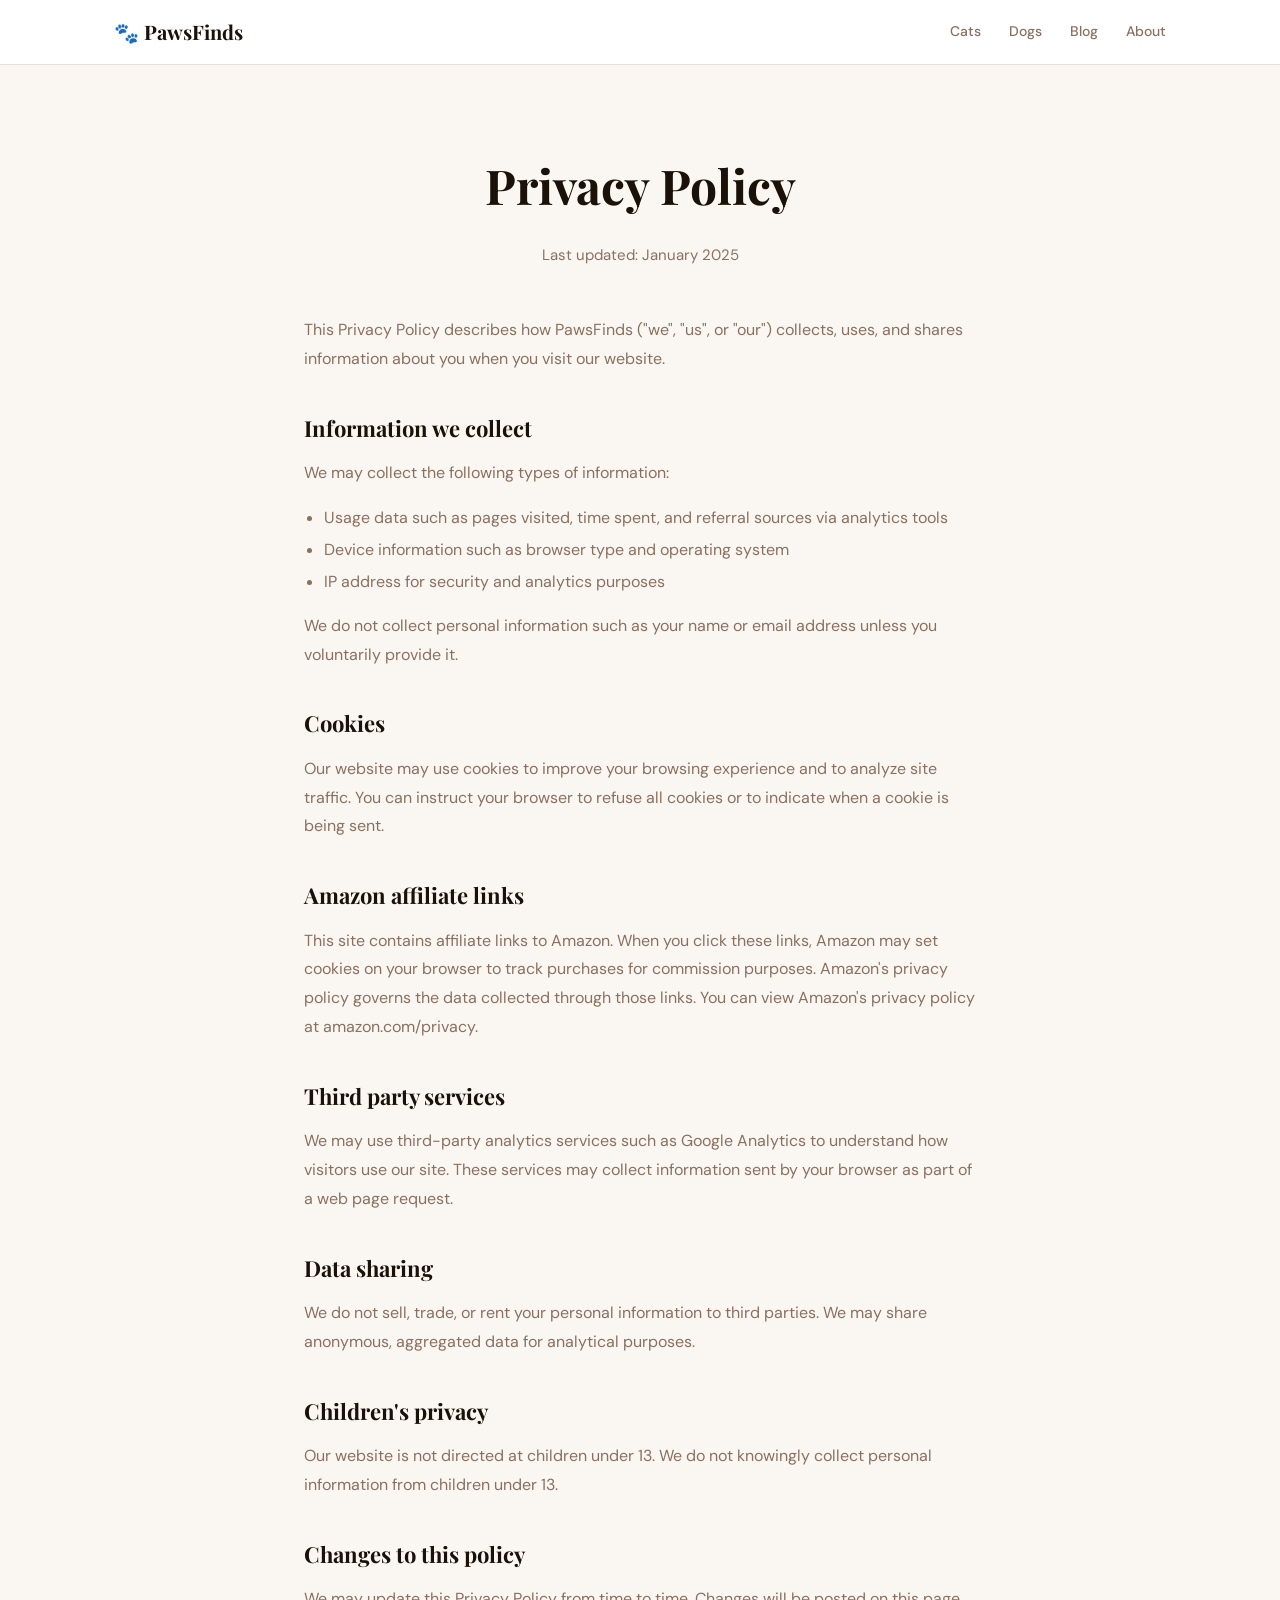
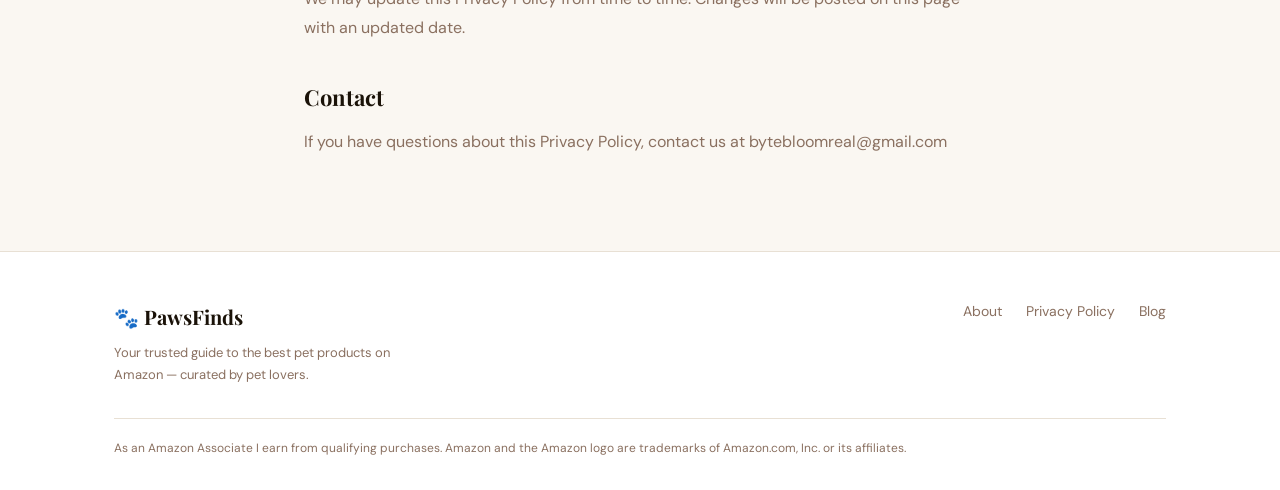
<file: privacy.html>
<!DOCTYPE html>
<html lang="en">
<head>
<meta charset="UTF-8">
<link rel="icon" type="image/svg+xml" href="favicon.svg">
<meta name="viewport" content="width=device-width, initial-scale=1.0">
<title>Privacy Policy — PawsFinds</title>
<link rel="preconnect" href="https://fonts.googleapis.com">
<link href="https://fonts.googleapis.com/css2?family=Playfair+Display:wght@400;700&family=DM+Sans:wght@300;400;500&display=swap" rel="stylesheet">
<link rel="stylesheet" href="style.css">
<style>
.page-hero { padding: 80px 0 48px; text-align: center; }
.page-hero h1 { font-size: clamp(32px, 5vw, 48px); color: var(--dark); margin-bottom: 16px; }
.content-section { max-width: 720px; margin: 0 auto; padding: 0 24px 80px; }
.content-section h2 { font-size: 22px; color: var(--dark); margin: 36px 0 12px; }
.content-section p { color: var(--muted); margin-bottom: 14px; line-height: 1.8; }
.content-section ul { color: var(--muted); padding-left: 20px; margin-bottom: 14px; line-height: 2; }
</style>
</head>
<body>

<nav class="nav">
  <div class="nav-inner">
    <a href="index.html" class="logo">🐾 PawsFinds</a>
    <div class="nav-links">
      <a href="cats.html">Cats</a>
      <a href="dogs.html">Dogs</a>
      <a href="blog/index.html">Blog</a>
      <a href="about.html">About</a>
    </div>
    <button class="nav-toggle" onclick="document.querySelector('.nav-links').classList.toggle('open')">☰</button>
  </div>
</nav>

<div class="page-hero">
  <div class="container">
    <h1>Privacy Policy</h1>
    <p style="color:var(--muted); font-size:15px;">Last updated: January 2025</p>
  </div>
</div>

<div class="content-section">
  <p>This Privacy Policy describes how PawsFinds ("we", "us", or "our") collects, uses, and shares information about you when you visit our website.</p>

  <h2>Information we collect</h2>
  <p>We may collect the following types of information:</p>
  <ul>
    <li>Usage data such as pages visited, time spent, and referral sources via analytics tools</li>
    <li>Device information such as browser type and operating system</li>
    <li>IP address for security and analytics purposes</li>
  </ul>
  <p>We do not collect personal information such as your name or email address unless you voluntarily provide it.</p>

  <h2>Cookies</h2>
  <p>Our website may use cookies to improve your browsing experience and to analyze site traffic. You can instruct your browser to refuse all cookies or to indicate when a cookie is being sent.</p>

  <h2>Amazon affiliate links</h2>
  <p>This site contains affiliate links to Amazon. When you click these links, Amazon may set cookies on your browser to track purchases for commission purposes. Amazon's privacy policy governs the data collected through those links. You can view Amazon's privacy policy at amazon.com/privacy.</p>

  <h2>Third party services</h2>
  <p>We may use third-party analytics services such as Google Analytics to understand how visitors use our site. These services may collect information sent by your browser as part of a web page request.</p>

  <h2>Data sharing</h2>
  <p>We do not sell, trade, or rent your personal information to third parties. We may share anonymous, aggregated data for analytical purposes.</p>

  <h2>Children's privacy</h2>
  <p>Our website is not directed at children under 13. We do not knowingly collect personal information from children under 13.</p>

  <h2>Changes to this policy</h2>
  <p>We may update this Privacy Policy from time to time. Changes will be posted on this page with an updated date.</p>

  <h2>Contact</h2>
  <p>If you have questions about this Privacy Policy, contact us at bytebloomreal@gmail.com</p>
</div>

<footer class="footer">
  <div class="container">
    <div class="footer-inner">
      <div>
        <a href="index.html" class="logo">🐾 PawsFinds</a>
        <p class="footer-desc">Your trusted guide to the best pet products on Amazon — curated by pet lovers.</p>
      </div>
      <div class="footer-links">
        <a href="about.html">About</a>
        <a href="privacy.html">Privacy Policy</a>
        <a href="blog/index.html">Blog</a>
      </div>
    </div>
    <p class="affiliate-disclosure">As an Amazon Associate I earn from qualifying purchases. Amazon and the Amazon logo are trademarks of Amazon.com, Inc. or its affiliates.</p>
  </div>
</footer>

</body>
</html>
</file>
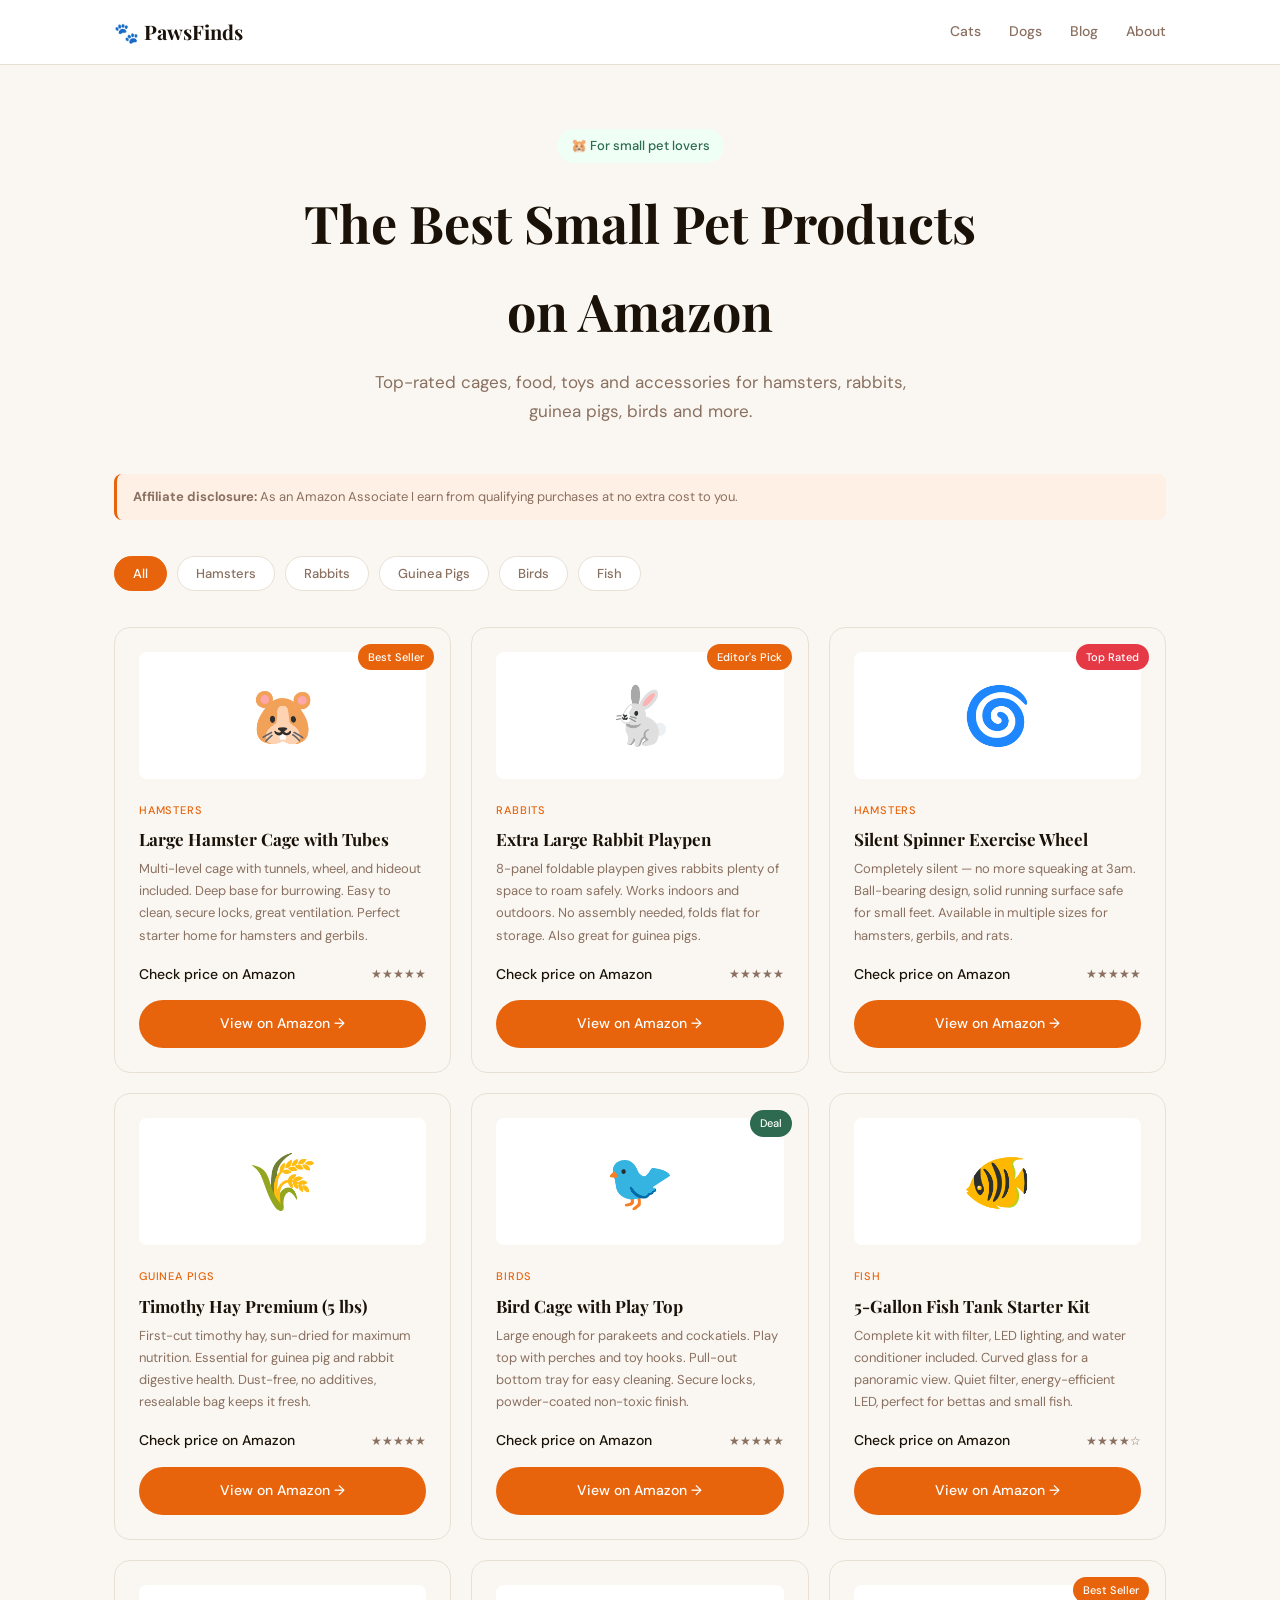
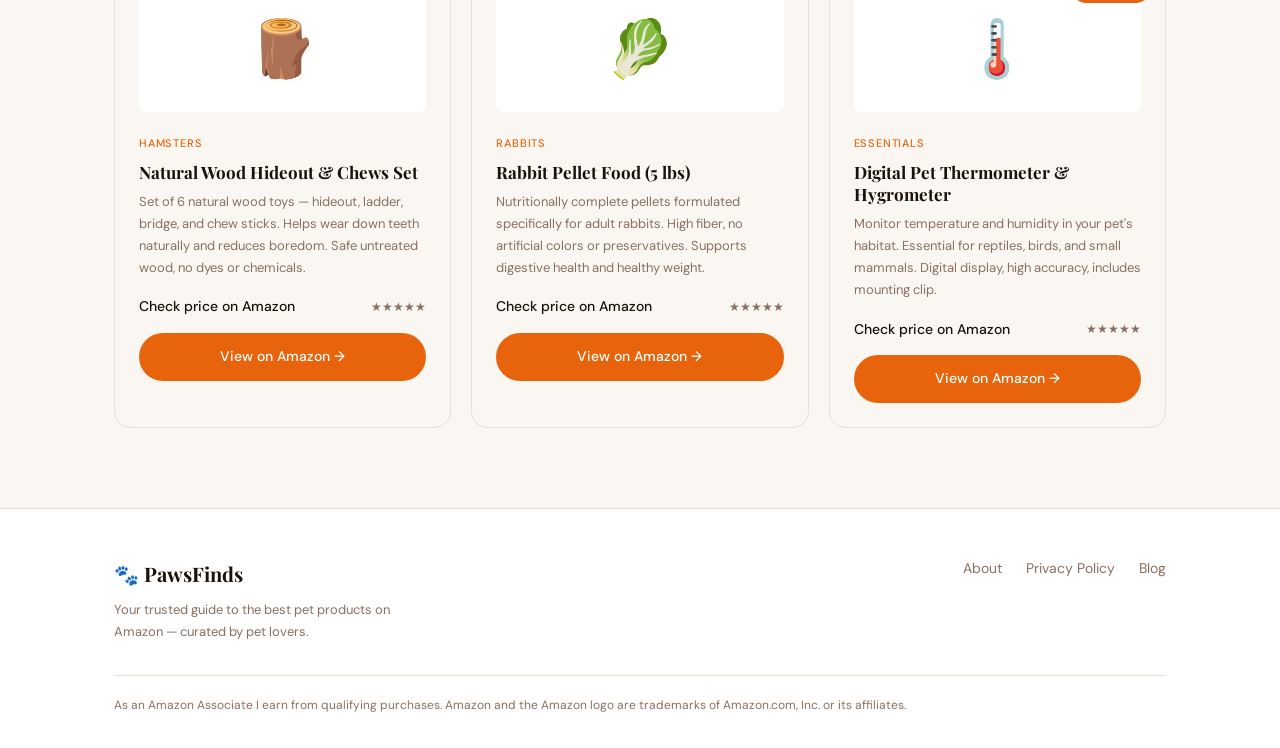
<file: small-pets.html>
<!DOCTYPE html>
<html lang="en">
<head>
<meta charset="UTF-8">
<link rel="icon" type="image/svg+xml" href="favicon.svg">
<meta name="viewport" content="width=device-width, initial-scale=1.0">
<title>Best Small Pet Products on Amazon — PawsFinds</title>
<meta name="description" content="The best products for small pets on Amazon — hamsters, rabbits, guinea pigs, birds and more. Curated picks with thousands of five-star reviews.">
<link rel="preconnect" href="https://fonts.googleapis.com">
<link href="https://fonts.googleapis.com/css2?family=Playfair+Display:wght@400;700&family=DM+Sans:wght@300;400;500&display=swap" rel="stylesheet">
<link rel="stylesheet" href="style.css">
<style>
.page-hero { padding: 64px 0 48px; text-align: center; }
.page-hero .hero-tag { display:inline-block; background:#f0fff5; color:#2d6a4f; font-size:13px; font-weight:500; padding:6px 14px; border-radius:99px; margin-bottom:16px; }
.page-hero h1 { font-size: clamp(32px, 5vw, 52px); color: var(--dark); margin-bottom: 12px; }
.page-hero p { color: var(--muted); font-size: 17px; max-width:560px; margin:0 auto; }
.filter-bar { display:flex; gap:10px; flex-wrap:wrap; margin-bottom:36px; }
.filter-btn { background:var(--white); border:1px solid var(--border); border-radius:99px; padding:8px 18px; font-size:13px; font-weight:500; color:var(--muted); cursor:pointer; transition:all 0.2s; font-family:'DM Sans',sans-serif; }
.filter-btn.active, .filter-btn:hover { background:var(--orange); color:white; border-color:var(--orange); }
.disclosure { background:var(--orange-light); border-left:3px solid var(--orange); padding:12px 16px; border-radius:var(--radius-sm); font-size:13px; color:var(--muted); margin-bottom:36px; }
</style>
</head>
<body>

<nav class="nav">
  <div class="nav-inner">
    <a href="index.html" class="logo">🐾 PawsFinds</a>
    <div class="nav-links">
      <a href="cats.html">Cats</a>
      <a href="dogs.html">Dogs</a>
      <a href="blog/index.html">Blog</a>
      <a href="about.html">About</a>
    </div>
    <button class="nav-toggle" onclick="document.querySelector('.nav-links').classList.toggle('open')">☰</button>
  </div>
</nav>

<div class="page-hero">
  <div class="container">
    <span class="hero-tag">🐹 For small pet lovers</span>
    <h1>The Best Small Pet Products<br>on Amazon</h1>
    <p>Top-rated cages, food, toys and accessories for hamsters, rabbits, guinea pigs, birds and more.</p>
  </div>
</div>

<div class="container">
  <div class="disclosure">
    <strong>Affiliate disclosure:</strong> As an Amazon Associate I earn from qualifying purchases at no extra cost to you.
  </div>

  <div class="filter-bar">
    <button class="filter-btn active">All</button>
    <button class="filter-btn">Hamsters</button>
    <button class="filter-btn">Rabbits</button>
    <button class="filter-btn">Guinea Pigs</button>
    <button class="filter-btn">Birds</button>
    <button class="filter-btn">Fish</button>
  </div>

  <div class="products-grid" style="margin-bottom:80px;">

    <div class="product-card">
      <div class="product-badge">Best Seller</div>
      <div class="product-img">🐹</div>
      <div class="product-info">
        <span class="product-cat">Hamsters</span>
        <h3>Large Hamster Cage with Tubes</h3>
        <p>Multi-level cage with tunnels, wheel, and hideout included. Deep base for burrowing. Easy to clean, secure locks, great ventilation. Perfect starter home for hamsters and gerbils.</p>
        <div class="product-footer">
          <span class="product-price" style="font-size:14px;font-family:var(--font-sans,DM Sans),sans-serif;">Check price on Amazon</span>
          <div class="stars">★★★★★</div>
        </div>
        <a href="YOUR_AMAZON_AFFILIATE_LINK_HERE" class="btn-buy" target="_blank" rel="nofollow noopener">View on Amazon →</a>
      </div>
    </div>

    <div class="product-card">
      <div class="product-badge">Editor's Pick</div>
      <div class="product-img">🐇</div>
      <div class="product-info">
        <span class="product-cat">Rabbits</span>
        <h3>Extra Large Rabbit Playpen</h3>
        <p>8-panel foldable playpen gives rabbits plenty of space to roam safely. Works indoors and outdoors. No assembly needed, folds flat for storage. Also great for guinea pigs.</p>
        <div class="product-footer">
          <span class="product-price" style="font-size:14px;font-family:var(--font-sans,DM Sans),sans-serif;">Check price on Amazon</span>
          <div class="stars">★★★★★</div>
        </div>
        <a href="YOUR_AMAZON_AFFILIATE_LINK_HERE" class="btn-buy" target="_blank" rel="nofollow noopener">View on Amazon →</a>
      </div>
    </div>

    <div class="product-card">
      <div class="product-badge hot">Top Rated</div>
      <div class="product-img">🌀</div>
      <div class="product-info">
        <span class="product-cat">Hamsters</span>
        <h3>Silent Spinner Exercise Wheel</h3>
        <p>Completely silent — no more squeaking at 3am. Ball-bearing design, solid running surface safe for small feet. Available in multiple sizes for hamsters, gerbils, and rats.</p>
        <div class="product-footer">
          <span class="product-price" style="font-size:14px;font-family:var(--font-sans,DM Sans),sans-serif;">Check price on Amazon</span>
          <div class="stars">★★★★★</div>
        </div>
        <a href="YOUR_AMAZON_AFFILIATE_LINK_HERE" class="btn-buy" target="_blank" rel="nofollow noopener">View on Amazon →</a>
      </div>
    </div>

    <div class="product-card">
      <div class="product-img">🌾</div>
      <div class="product-info">
        <span class="product-cat">Guinea Pigs</span>
        <h3>Timothy Hay Premium (5 lbs)</h3>
        <p>First-cut timothy hay, sun-dried for maximum nutrition. Essential for guinea pig and rabbit digestive health. Dust-free, no additives, resealable bag keeps it fresh.</p>
        <div class="product-footer">
          <span class="product-price" style="font-size:14px;font-family:var(--font-sans,DM Sans),sans-serif;">Check price on Amazon</span>
          <div class="stars">★★★★★</div>
        </div>
        <a href="YOUR_AMAZON_AFFILIATE_LINK_HERE" class="btn-buy" target="_blank" rel="nofollow noopener">View on Amazon →</a>
      </div>
    </div>

    <div class="product-card">
      <div class="product-badge deal">Deal</div>
      <div class="product-img">🐦</div>
      <div class="product-info">
        <span class="product-cat">Birds</span>
        <h3>Bird Cage with Play Top</h3>
        <p>Large enough for parakeets and cockatiels. Play top with perches and toy hooks. Pull-out bottom tray for easy cleaning. Secure locks, powder-coated non-toxic finish.</p>
        <div class="product-footer">
          <span class="product-price" style="font-size:14px;font-family:var(--font-sans,DM Sans),sans-serif;">Check price on Amazon</span>
          <div class="stars">★★★★★</div>
        </div>
        <a href="YOUR_AMAZON_AFFILIATE_LINK_HERE" class="btn-buy" target="_blank" rel="nofollow noopener">View on Amazon →</a>
      </div>
    </div>

    <div class="product-card">
      <div class="product-img">🐠</div>
      <div class="product-info">
        <span class="product-cat">Fish</span>
        <h3>5-Gallon Fish Tank Starter Kit</h3>
        <p>Complete kit with filter, LED lighting, and water conditioner included. Curved glass for a panoramic view. Quiet filter, energy-efficient LED, perfect for bettas and small fish.</p>
        <div class="product-footer">
          <span class="product-price" style="font-size:14px;font-family:var(--font-sans,DM Sans),sans-serif;">Check price on Amazon</span>
          <div class="stars">★★★★☆</div>
        </div>
        <a href="YOUR_AMAZON_AFFILIATE_LINK_HERE" class="btn-buy" target="_blank" rel="nofollow noopener">View on Amazon →</a>
      </div>
    </div>

    <div class="product-card">
      <div class="product-img">🪵</div>
      <div class="product-info">
        <span class="product-cat">Hamsters</span>
        <h3>Natural Wood Hideout & Chews Set</h3>
        <p>Set of 6 natural wood toys — hideout, ladder, bridge, and chew sticks. Helps wear down teeth naturally and reduces boredom. Safe untreated wood, no dyes or chemicals.</p>
        <div class="product-footer">
          <span class="product-price" style="font-size:14px;font-family:var(--font-sans,DM Sans),sans-serif;">Check price on Amazon</span>
          <div class="stars">★★★★★</div>
        </div>
        <a href="YOUR_AMAZON_AFFILIATE_LINK_HERE" class="btn-buy" target="_blank" rel="nofollow noopener">View on Amazon →</a>
      </div>
    </div>

    <div class="product-card">
      <div class="product-img">🥬</div>
      <div class="product-info">
        <span class="product-cat">Rabbits</span>
        <h3>Rabbit Pellet Food (5 lbs)</h3>
        <p>Nutritionally complete pellets formulated specifically for adult rabbits. High fiber, no artificial colors or preservatives. Supports digestive health and healthy weight.</p>
        <div class="product-footer">
          <span class="product-price" style="font-size:14px;font-family:var(--font-sans,DM Sans),sans-serif;">Check price on Amazon</span>
          <div class="stars">★★★★★</div>
        </div>
        <a href="YOUR_AMAZON_AFFILIATE_LINK_HERE" class="btn-buy" target="_blank" rel="nofollow noopener">View on Amazon →</a>
      </div>
    </div>

    <div class="product-card">
      <div class="product-badge">Best Seller</div>
      <div class="product-img">🌡️</div>
      <div class="product-info">
        <span class="product-cat">Essentials</span>
        <h3>Digital Pet Thermometer & Hygrometer</h3>
        <p>Monitor temperature and humidity in your pet's habitat. Essential for reptiles, birds, and small mammals. Digital display, high accuracy, includes mounting clip.</p>
        <div class="product-footer">
          <span class="product-price" style="font-size:14px;font-family:var(--font-sans,DM Sans),sans-serif;">Check price on Amazon</span>
          <div class="stars">★★★★★</div>
        </div>
        <a href="YOUR_AMAZON_AFFILIATE_LINK_HERE" class="btn-buy" target="_blank" rel="nofollow noopener">View on Amazon →</a>
      </div>
    </div>

  </div>
</div>

<footer class="footer">
  <div class="container">
    <div class="footer-inner">
      <div>
        <a href="index.html" class="logo">🐾 PawsFinds</a>
        <p class="footer-desc">Your trusted guide to the best pet products on Amazon — curated by pet lovers.</p>
      </div>
      <div class="footer-links">
        <a href="about.html">About</a>
        <a href="privacy.html">Privacy Policy</a>
        <a href="blog/index.html">Blog</a>
      </div>
    </div>
    <p class="affiliate-disclosure">As an Amazon Associate I earn from qualifying purchases. Amazon and the Amazon logo are trademarks of Amazon.com, Inc. or its affiliates.</p>
  </div>
</footer>

</body>
</html>
</file>
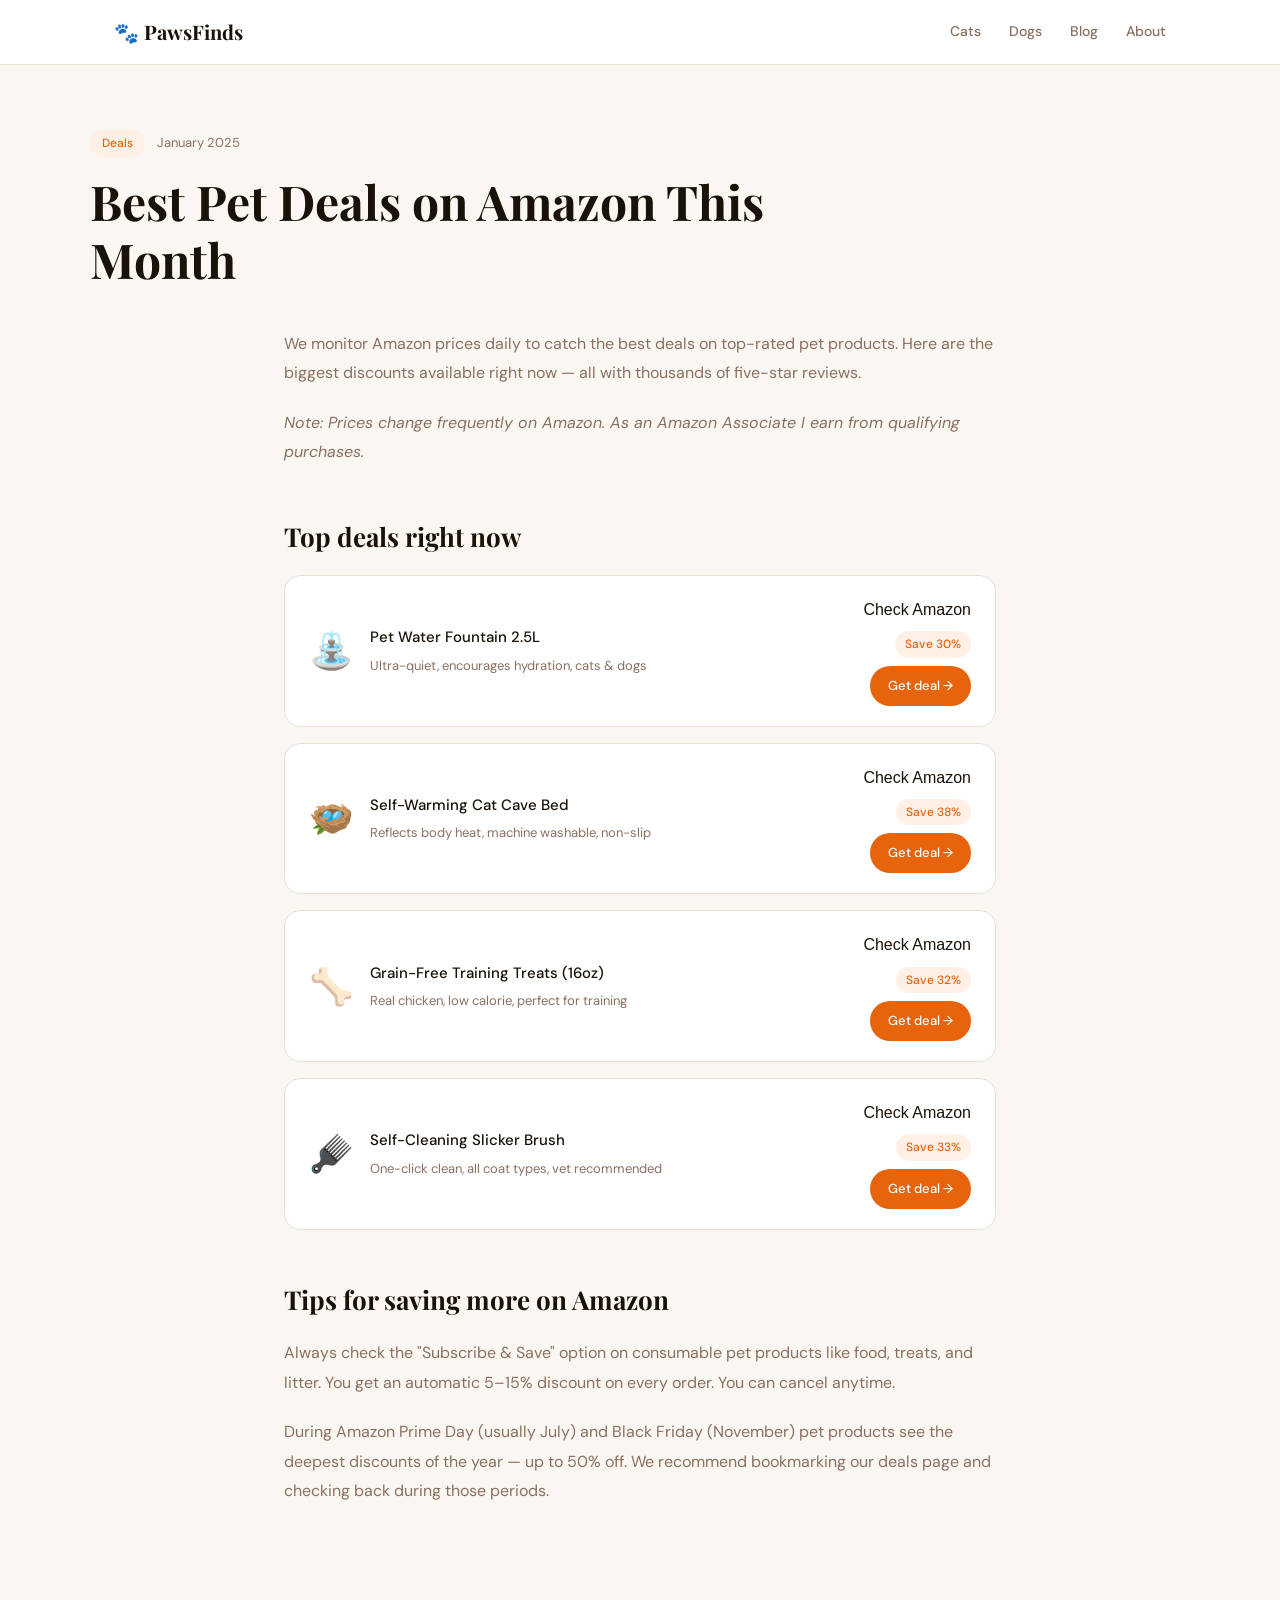
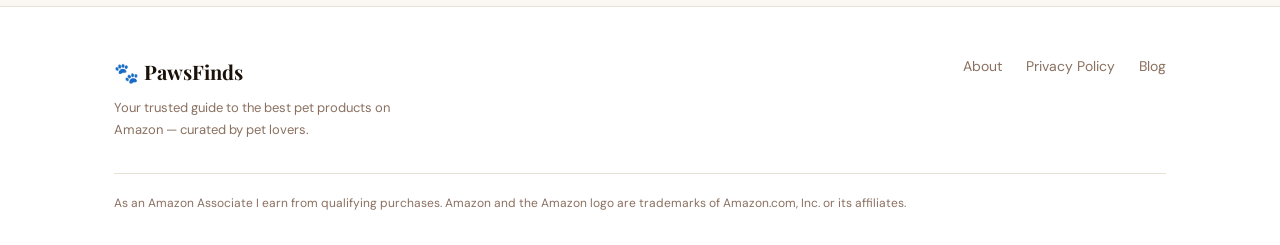
<file: blog/amazon-pet-deals.html>
<!DOCTYPE html>
<html lang="en">
<head>
<meta charset="UTF-8">
<link rel="icon" type="image/svg+xml" href="../favicon.svg">
<meta name="viewport" content="width=device-width, initial-scale=1.0">
<title>Best Pet Deals on Amazon This Month — PawsFinds</title>
<meta name="description" content="The biggest discounts on top-rated pet products on Amazon right now. Updated monthly with the best deals for cats, dogs, and small pets.">
<link rel="preconnect" href="https://fonts.googleapis.com">
<link href="https://fonts.googleapis.com/css2?family=Playfair+Display:wght@400;700&family=DM+Sans:wght@300;400;500&display=swap" rel="stylesheet">
<link rel="stylesheet" href="../style.css">
<style>
.post-hero { padding: 64px 0 40px; }
.post-meta { display: flex; gap: 12px; align-items: center; margin-bottom: 16px; flex-wrap: wrap; }
.post-tag { background: var(--orange-light); color: var(--orange); font-size: 12px; font-weight: 500; padding: 4px 12px; border-radius: 99px; }
.post-date { font-size: 13px; color: var(--muted); }
.post-hero h1 { font-size: clamp(28px, 5vw, 48px); color: var(--dark); line-height: 1.2; max-width: 800px; }
.post-body { max-width: 760px; margin: 0 auto; padding: 0 24px 80px; }
.post-body p { color: var(--muted); margin-bottom: 20px; line-height: 1.85; font-size: 16px; }
.post-body h2 { font-size: 26px; color: var(--dark); margin: 48px 0 16px; }
.deal-item { background: var(--white); border: 1px solid var(--border); border-radius: var(--radius); padding: 20px 24px; margin-bottom: 16px; display: flex; gap: 16px; align-items: center; justify-content: space-between; flex-wrap: wrap; }
.deal-left { display: flex; gap: 16px; align-items: center; flex: 1; min-width: 220px; }
.deal-emoji { font-size: 36px; flex-shrink: 0; }
.deal-name { font-weight: 500; color: var(--dark); font-size: 15px; margin-bottom: 4px; }
.deal-desc { font-size: 13px; color: var(--muted); }
.deal-right { display: flex; flex-direction: column; align-items: flex-end; gap: 8px; }
.deal-price { font-family: 'Playfair Display', serif; font-size: 22px; color: var(--dark); }
.deal-was { font-size: 12px; color: var(--muted); text-decoration: line-through; }
.deal-save { background: #fff0e6; color: var(--orange); font-size: 12px; font-weight: 500; padding: 3px 10px; border-radius: 99px; }
.btn-deal { display: inline-block; background: var(--orange); color: white; text-decoration: none; padding: 9px 18px; border-radius: 99px; font-size: 13px; font-weight: 500; white-space: nowrap; }
</style>
</head>
<body>

<nav class="nav">
  <div class="nav-inner">
    <a href="../index.html" class="logo">🐾 PawsFinds</a>
    <div class="nav-links">
      <a href="../cats.html">Cats</a>
      <a href="../dogs.html">Dogs</a>
      <a href="index.html">Blog</a>
      <a href="../about.html">About</a>
    </div>
    <button class="nav-toggle" onclick="document.querySelector('.nav-links').classList.toggle('open')">☰</button>
  </div>
</nav>

<div class="post-hero container">
  <div class="post-meta">
    <span class="post-tag">Deals</span>
    <span class="post-date">January 2025</span>
  </div>
  <h1>Best Pet Deals on Amazon This Month</h1>
</div>

<div class="post-body">
  <p>We monitor Amazon prices daily to catch the best deals on top-rated pet products. Here are the biggest discounts available right now — all with thousands of five-star reviews.</p>
  <p><em>Note: Prices change frequently on Amazon. As an Amazon Associate I earn from qualifying purchases.</em></p>

  <h2>Top deals right now</h2>

  <div class="deal-item">
    <div class="deal-left">
      <div class="deal-emoji">⛲</div>
      <div>
        <div class="deal-name">Pet Water Fountain 2.5L</div>
        <div class="deal-desc">Ultra-quiet, encourages hydration, cats & dogs</div>
      </div>
    </div>
    <div class="deal-right">
      <div>
        
        <div class="deal-price" style="font-size:16px;font-family:sans-serif;">Check Amazon</div>
      </div>
      <div class="deal-save">Save 30%</div>
      <a href="YOUR_AMAZON_AFFILIATE_LINK_HERE" class="btn-deal" target="_blank" rel="nofollow noopener">Get deal →</a>
    </div>
  </div>

  <div class="deal-item">
    <div class="deal-left">
      <div class="deal-emoji">🪺</div>
      <div>
        <div class="deal-name">Self-Warming Cat Cave Bed</div>
        <div class="deal-desc">Reflects body heat, machine washable, non-slip</div>
      </div>
    </div>
    <div class="deal-right">
      <div>
        
        <div class="deal-price" style="font-size:16px;font-family:sans-serif;">Check Amazon</div>
      </div>
      <div class="deal-save">Save 38%</div>
      <a href="YOUR_AMAZON_AFFILIATE_LINK_HERE" class="btn-deal" target="_blank" rel="nofollow noopener">Get deal →</a>
    </div>
  </div>

  <div class="deal-item">
    <div class="deal-left">
      <div class="deal-emoji">🦴</div>
      <div>
        <div class="deal-name">Grain-Free Training Treats (16oz)</div>
        <div class="deal-desc">Real chicken, low calorie, perfect for training</div>
      </div>
    </div>
    <div class="deal-right">
      <div>
        
        <div class="deal-price" style="font-size:16px;font-family:sans-serif;">Check Amazon</div>
      </div>
      <div class="deal-save">Save 32%</div>
      <a href="YOUR_AMAZON_AFFILIATE_LINK_HERE" class="btn-deal" target="_blank" rel="nofollow noopener">Get deal →</a>
    </div>
  </div>

  <div class="deal-item">
    <div class="deal-left">
      <div class="deal-emoji">🪮</div>
      <div>
        <div class="deal-name">Self-Cleaning Slicker Brush</div>
        <div class="deal-desc">One-click clean, all coat types, vet recommended</div>
      </div>
    </div>
    <div class="deal-right">
      <div>
        
        <div class="deal-price" style="font-size:16px;font-family:sans-serif;">Check Amazon</div>
      </div>
      <div class="deal-save">Save 33%</div>
      <a href="YOUR_AMAZON_AFFILIATE_LINK_HERE" class="btn-deal" target="_blank" rel="nofollow noopener">Get deal →</a>
    </div>
  </div>

  <h2>Tips for saving more on Amazon</h2>
  <p>Always check the "Subscribe & Save" option on consumable pet products like food, treats, and litter. You get an automatic 5–15% discount on every order. You can cancel anytime.</p>
  <p>During Amazon Prime Day (usually July) and Black Friday (November) pet products see the deepest discounts of the year — up to 50% off. We recommend bookmarking our deals page and checking back during those periods.</p>
</div>

<footer class="footer">
  <div class="container">
    <div class="footer-inner">
      <div>
        <a href="../index.html" class="logo">🐾 PawsFinds</a>
        <p class="footer-desc">Your trusted guide to the best pet products on Amazon — curated by pet lovers.</p>
      </div>
      <div class="footer-links">
        <a href="../about.html">About</a>
        <a href="../privacy.html">Privacy Policy</a>
        <a href="index.html">Blog</a>
      </div>
    </div>
    <p class="affiliate-disclosure">As an Amazon Associate I earn from qualifying purchases. Amazon and the Amazon logo are trademarks of Amazon.com, Inc. or its affiliates.</p>
  </div>
</footer>

</body>
</html>
</file>
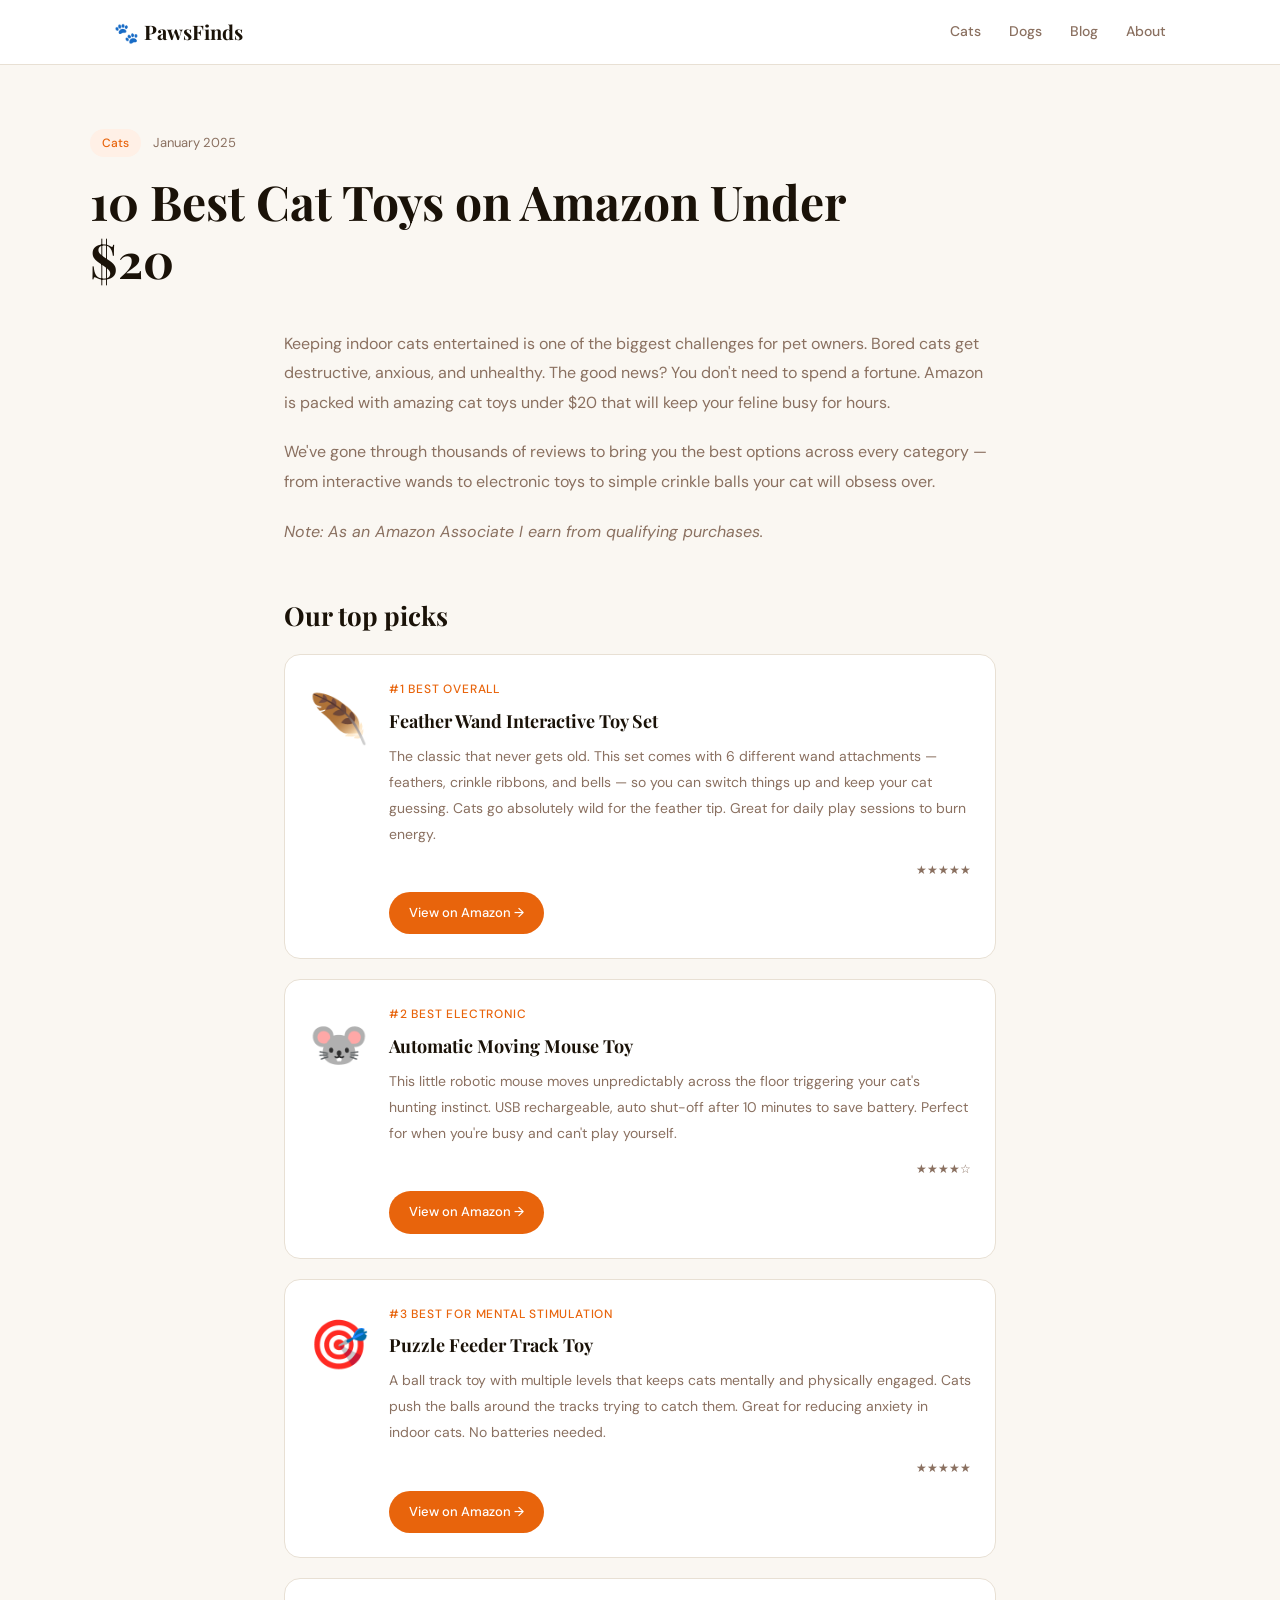
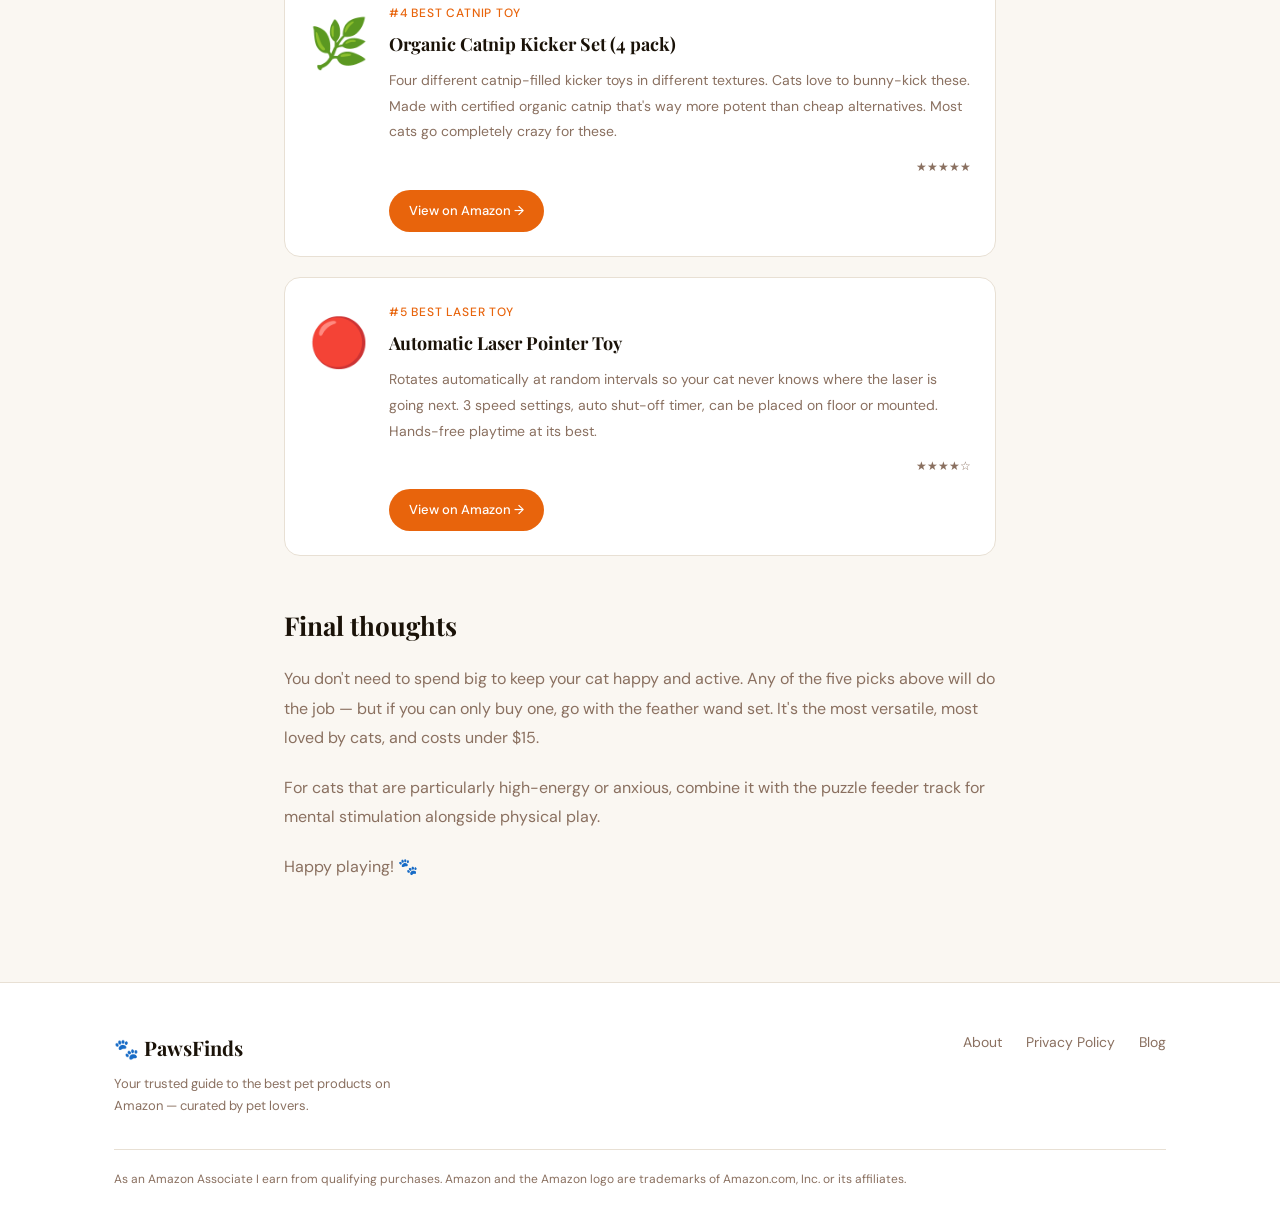
<file: blog/best-cat-toys.html>
<!DOCTYPE html>
<html lang="en">
<head>
<meta charset="UTF-8">
<link rel="icon" type="image/svg+xml" href="../favicon.svg">
<meta name="viewport" content="width=device-width, initial-scale=1.0">
<title>10 Best Cat Toys on Amazon Under $20 — PawsFinds</title>
<meta name="description" content="Keep your indoor cat entertained without breaking the bank. These are the 10 best cat toys on Amazon under $20, ranked by reviews and value.">
<link rel="preconnect" href="https://fonts.googleapis.com">
<link href="https://fonts.googleapis.com/css2?family=Playfair+Display:wght@400;700&family=DM+Sans:wght@300;400;500&display=swap" rel="stylesheet">
<link rel="stylesheet" href="../style.css">
<style>
.post-hero { padding: 64px 0 40px; }
.post-meta { display: flex; gap: 12px; align-items: center; margin-bottom: 16px; flex-wrap: wrap; }
.post-tag { background: var(--orange-light); color: var(--orange); font-size: 12px; font-weight: 500; padding: 4px 12px; border-radius: 99px; }
.post-date { font-size: 13px; color: var(--muted); }
.post-hero h1 { font-size: clamp(28px, 5vw, 48px); color: var(--dark); line-height: 1.2; max-width: 800px; }
.post-body { max-width: 760px; margin: 0 auto; padding: 0 24px 80px; }
.post-body p { color: var(--muted); margin-bottom: 20px; line-height: 1.85; font-size: 16px; }
.post-body h2 { font-size: 26px; color: var(--dark); margin: 48px 0 16px; }
.product-item { background: var(--white); border: 1px solid var(--border); border-radius: var(--radius); padding: 24px; margin-bottom: 20px; display: flex; gap: 20px; align-items: flex-start; }
.product-item-emoji { font-size: 48px; flex-shrink: 0; }
.product-item h3 { font-size: 18px; color: var(--dark); margin-bottom: 8px; }
.product-item p { font-size: 14px; color: var(--muted); margin-bottom: 12px; }
.product-item .btn-buy { display: inline-block; width: auto; padding: 10px 20px; font-size: 13px; }
.product-rank { font-size: 12px; font-weight: 500; color: var(--orange); text-transform: uppercase; letter-spacing: 0.8px; display: block; margin-bottom: 6px; }
</style>
</head>
<body>

<nav class="nav">
  <div class="nav-inner">
    <a href="../index.html" class="logo">🐾 PawsFinds</a>
    <div class="nav-links">
      <a href="../cats.html">Cats</a>
      <a href="../dogs.html">Dogs</a>
      <a href="index.html">Blog</a>
      <a href="../about.html">About</a>
    </div>
    <button class="nav-toggle" onclick="document.querySelector('.nav-links').classList.toggle('open')">☰</button>
  </div>
</nav>

<div class="post-hero container">
  <div class="post-meta">
    <span class="post-tag">Cats</span>
    <span class="post-date">January 2025</span>
  </div>
  <h1>10 Best Cat Toys on Amazon Under $20</h1>
</div>

<div class="post-body">
  <p>Keeping indoor cats entertained is one of the biggest challenges for pet owners. Bored cats get destructive, anxious, and unhealthy. The good news? You don't need to spend a fortune. Amazon is packed with amazing cat toys under $20 that will keep your feline busy for hours.</p>
  <p>We've gone through thousands of reviews to bring you the best options across every category — from interactive wands to electronic toys to simple crinkle balls your cat will obsess over.</p>
  <p><em>Note: As an Amazon Associate I earn from qualifying purchases.</em></p>

  <h2>Our top picks</h2>

  <div class="product-item">
    <div class="product-item-emoji">🪶</div>
    <div>
      <span class="product-rank">#1 Best Overall</span>
      <h3>Feather Wand Interactive Toy Set</h3>
      <p>The classic that never gets old. This set comes with 6 different wand attachments — feathers, crinkle ribbons, and bells — so you can switch things up and keep your cat guessing. Cats go absolutely wild for the feather tip. Great for daily play sessions to burn energy.</p>
      <div class="stars" style="margin-bottom:12px;">★★★★★</div>
      <a href="YOUR_AMAZON_AFFILIATE_LINK_HERE" class="btn-buy" target="_blank" rel="nofollow noopener">View on Amazon →</a>
    </div>
  </div>

  <div class="product-item">
    <div class="product-item-emoji">🐭</div>
    <div>
      <span class="product-rank">#2 Best Electronic</span>
      <h3>Automatic Moving Mouse Toy</h3>
      <p>This little robotic mouse moves unpredictably across the floor triggering your cat's hunting instinct. USB rechargeable, auto shut-off after 10 minutes to save battery. Perfect for when you're busy and can't play yourself.</p>
      <div class="stars" style="margin-bottom:12px;">★★★★☆</div>
      <a href="YOUR_AMAZON_AFFILIATE_LINK_HERE" class="btn-buy" target="_blank" rel="nofollow noopener">View on Amazon →</a>
    </div>
  </div>

  <div class="product-item">
    <div class="product-item-emoji">🎯</div>
    <div>
      <span class="product-rank">#3 Best for Mental Stimulation</span>
      <h3>Puzzle Feeder Track Toy</h3>
      <p>A ball track toy with multiple levels that keeps cats mentally and physically engaged. Cats push the balls around the tracks trying to catch them. Great for reducing anxiety in indoor cats. No batteries needed.</p>
      <div class="stars" style="margin-bottom:12px;">★★★★★</div>
      <a href="YOUR_AMAZON_AFFILIATE_LINK_HERE" class="btn-buy" target="_blank" rel="nofollow noopener">View on Amazon →</a>
    </div>
  </div>

  <div class="product-item">
    <div class="product-item-emoji">🌿</div>
    <div>
      <span class="product-rank">#4 Best Catnip Toy</span>
      <h3>Organic Catnip Kicker Set (4 pack)</h3>
      <p>Four different catnip-filled kicker toys in different textures. Cats love to bunny-kick these. Made with certified organic catnip that's way more potent than cheap alternatives. Most cats go completely crazy for these.</p>
      <div class="stars" style="margin-bottom:12px;">★★★★★</div>
      <a href="YOUR_AMAZON_AFFILIATE_LINK_HERE" class="btn-buy" target="_blank" rel="nofollow noopener">View on Amazon →</a>
    </div>
  </div>

  <div class="product-item">
    <div class="product-item-emoji">🔴</div>
    <div>
      <span class="product-rank">#5 Best Laser Toy</span>
      <h3>Automatic Laser Pointer Toy</h3>
      <p>Rotates automatically at random intervals so your cat never knows where the laser is going next. 3 speed settings, auto shut-off timer, can be placed on floor or mounted. Hands-free playtime at its best.</p>
      <div class="stars" style="margin-bottom:12px;">★★★★☆</div>
      <a href="YOUR_AMAZON_AFFILIATE_LINK_HERE" class="btn-buy" target="_blank" rel="nofollow noopener">View on Amazon →</a>
    </div>
  </div>

  <h2>Final thoughts</h2>
  <p>You don't need to spend big to keep your cat happy and active. Any of the five picks above will do the job — but if you can only buy one, go with the feather wand set. It's the most versatile, most loved by cats, and costs under $15.</p>
  <p>For cats that are particularly high-energy or anxious, combine it with the puzzle feeder track for mental stimulation alongside physical play.</p>
  <p>Happy playing! 🐾</p>
</div>

<footer class="footer">
  <div class="container">
    <div class="footer-inner">
      <div>
        <a href="../index.html" class="logo">🐾 PawsFinds</a>
        <p class="footer-desc">Your trusted guide to the best pet products on Amazon — curated by pet lovers.</p>
      </div>
      <div class="footer-links">
        <a href="../about.html">About</a>
        <a href="../privacy.html">Privacy Policy</a>
        <a href="index.html">Blog</a>
      </div>
    </div>
    <p class="affiliate-disclosure">As an Amazon Associate I earn from qualifying purchases. Amazon and the Amazon logo are trademarks of Amazon.com, Inc. or its affiliates.</p>
  </div>
</footer>

</body>
</html>
</file>
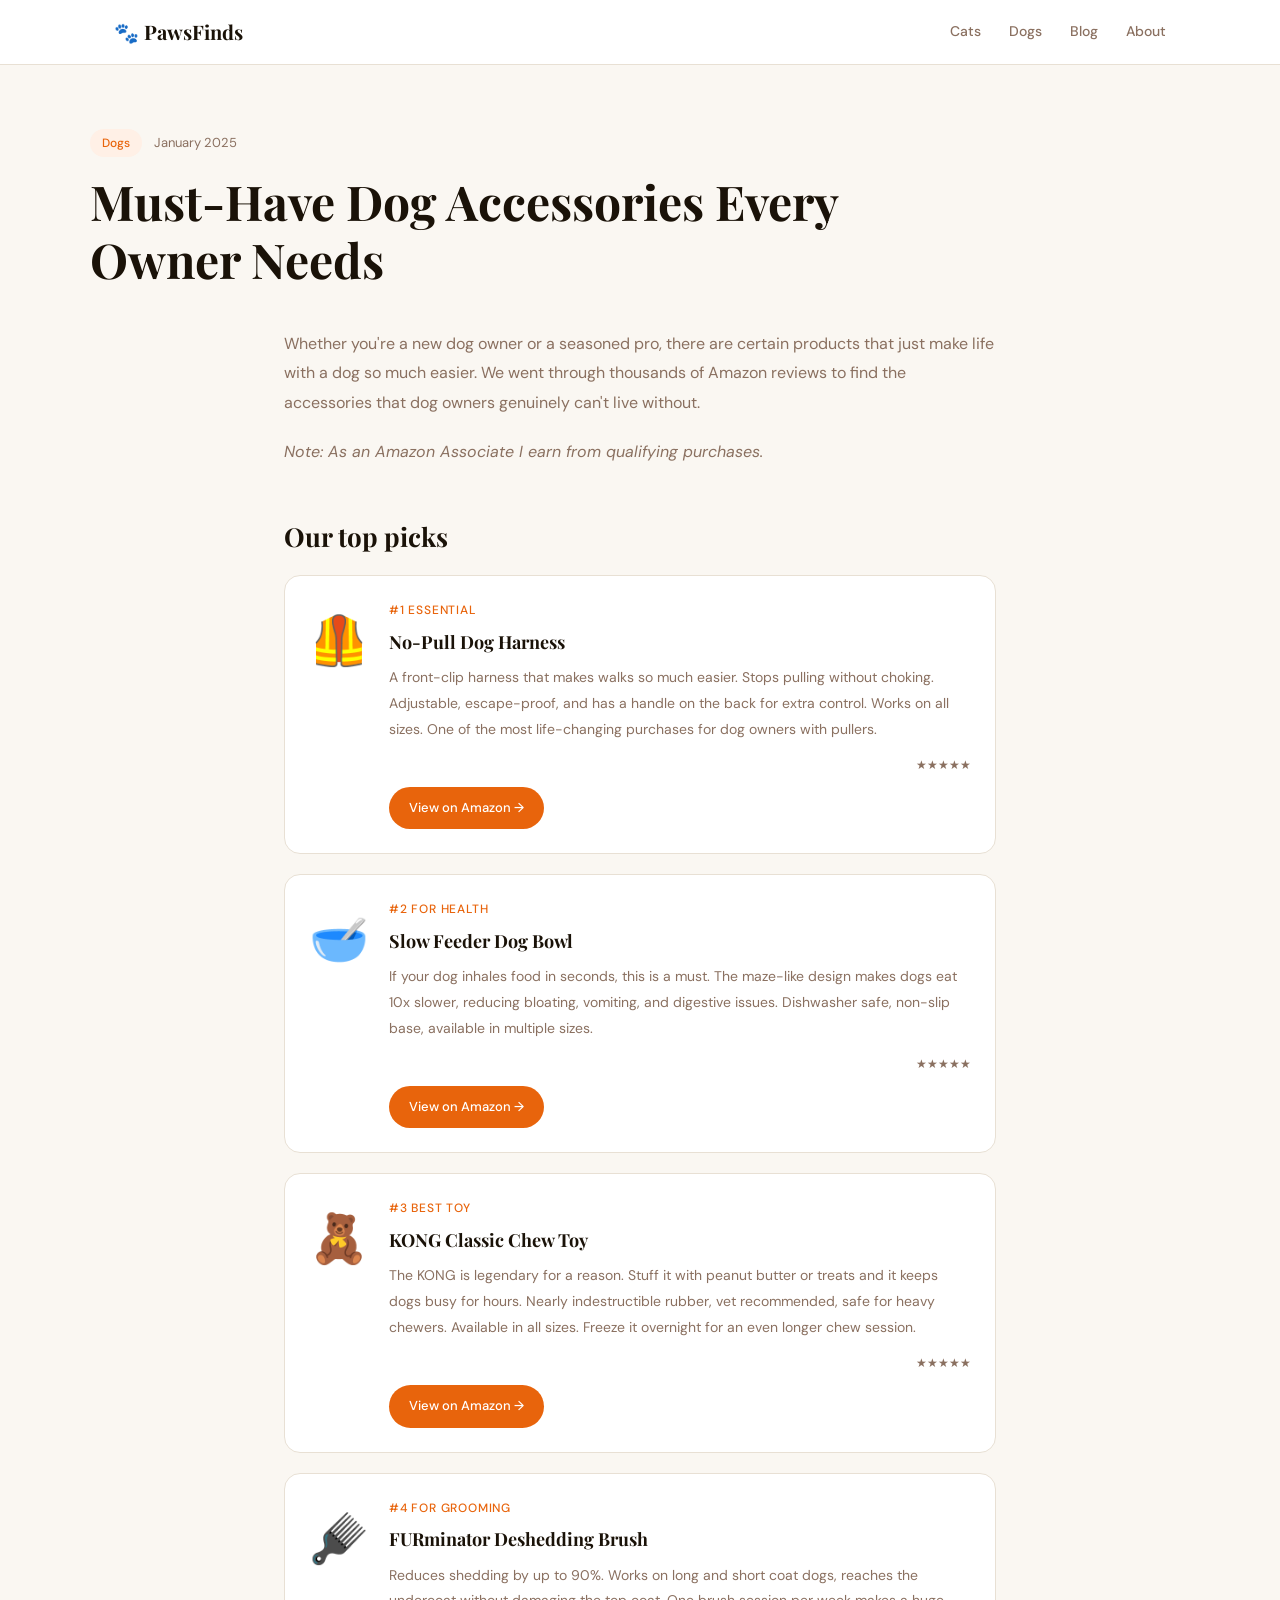
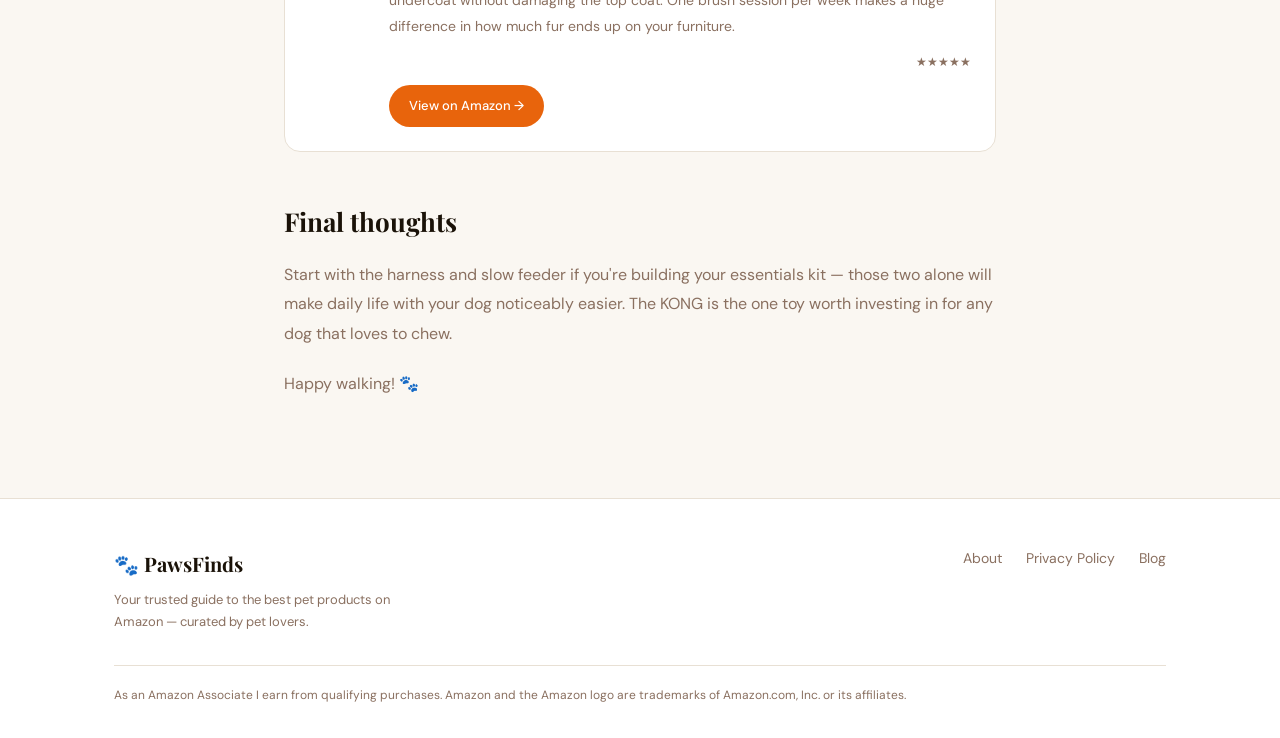
<file: blog/best-dog-products.html>
<!DOCTYPE html>
<html lang="en">
<head>
<meta charset="UTF-8">
<link rel="icon" type="image/svg+xml" href="../favicon.svg">
<meta name="viewport" content="width=device-width, initial-scale=1.0">
<title>Must-Have Dog Accessories Every Owner Needs — PawsFinds</title>
<meta name="description" content="From leashes to slow feeders, these are the dog accessories every owner swears by. All available on Amazon with thousands of five-star reviews.">
<link rel="preconnect" href="https://fonts.googleapis.com">
<link href="https://fonts.googleapis.com/css2?family=Playfair+Display:wght@400;700&family=DM+Sans:wght@300;400;500&display=swap" rel="stylesheet">
<link rel="stylesheet" href="../style.css">
<style>
.post-hero { padding: 64px 0 40px; }
.post-meta { display: flex; gap: 12px; align-items: center; margin-bottom: 16px; flex-wrap: wrap; }
.post-tag { background: var(--orange-light); color: var(--orange); font-size: 12px; font-weight: 500; padding: 4px 12px; border-radius: 99px; }
.post-date { font-size: 13px; color: var(--muted); }
.post-hero h1 { font-size: clamp(28px, 5vw, 48px); color: var(--dark); line-height: 1.2; max-width: 800px; }
.post-body { max-width: 760px; margin: 0 auto; padding: 0 24px 80px; }
.post-body p { color: var(--muted); margin-bottom: 20px; line-height: 1.85; font-size: 16px; }
.post-body h2 { font-size: 26px; color: var(--dark); margin: 48px 0 16px; }
.product-item { background: var(--white); border: 1px solid var(--border); border-radius: var(--radius); padding: 24px; margin-bottom: 20px; display: flex; gap: 20px; align-items: flex-start; }
.product-item-emoji { font-size: 48px; flex-shrink: 0; }
.product-item h3 { font-size: 18px; color: var(--dark); margin-bottom: 8px; }
.product-item p { font-size: 14px; color: var(--muted); margin-bottom: 12px; }
.product-item .btn-buy { display: inline-block; width: auto; padding: 10px 20px; font-size: 13px; }
.product-rank { font-size: 12px; font-weight: 500; color: var(--orange); text-transform: uppercase; letter-spacing: 0.8px; display: block; margin-bottom: 6px; }
</style>
</head>
<body>

<nav class="nav">
  <div class="nav-inner">
    <a href="../index.html" class="logo">🐾 PawsFinds</a>
    <div class="nav-links">
      <a href="../cats.html">Cats</a>
      <a href="../dogs.html">Dogs</a>
      <a href="index.html">Blog</a>
      <a href="../about.html">About</a>
    </div>
    <button class="nav-toggle" onclick="document.querySelector('.nav-links').classList.toggle('open')">☰</button>
  </div>
</nav>

<div class="post-hero container">
  <div class="post-meta">
    <span class="post-tag">Dogs</span>
    <span class="post-date">January 2025</span>
  </div>
  <h1>Must-Have Dog Accessories Every Owner Needs</h1>
</div>

<div class="post-body">
  <p>Whether you're a new dog owner or a seasoned pro, there are certain products that just make life with a dog so much easier. We went through thousands of Amazon reviews to find the accessories that dog owners genuinely can't live without.</p>
  <p><em>Note: As an Amazon Associate I earn from qualifying purchases.</em></p>

  <h2>Our top picks</h2>

  <div class="product-item">
    <div class="product-item-emoji">🦺</div>
    <div>
      <span class="product-rank">#1 Essential</span>
      <h3>No-Pull Dog Harness</h3>
      <p>A front-clip harness that makes walks so much easier. Stops pulling without choking. Adjustable, escape-proof, and has a handle on the back for extra control. Works on all sizes. One of the most life-changing purchases for dog owners with pullers.</p>
      <div class="stars" style="margin-bottom:12px;">★★★★★</div>
      <a href="YOUR_AMAZON_AFFILIATE_LINK_HERE" class="btn-buy" target="_blank" rel="nofollow noopener">View on Amazon →</a>
    </div>
  </div>

  <div class="product-item">
    <div class="product-item-emoji">🥣</div>
    <div>
      <span class="product-rank">#2 For Health</span>
      <h3>Slow Feeder Dog Bowl</h3>
      <p>If your dog inhales food in seconds, this is a must. The maze-like design makes dogs eat 10x slower, reducing bloating, vomiting, and digestive issues. Dishwasher safe, non-slip base, available in multiple sizes.</p>
      <div class="stars" style="margin-bottom:12px;">★★★★★</div>
      <a href="YOUR_AMAZON_AFFILIATE_LINK_HERE" class="btn-buy" target="_blank" rel="nofollow noopener">View on Amazon →</a>
    </div>
  </div>

  <div class="product-item">
    <div class="product-item-emoji">🧸</div>
    <div>
      <span class="product-rank">#3 Best Toy</span>
      <h3>KONG Classic Chew Toy</h3>
      <p>The KONG is legendary for a reason. Stuff it with peanut butter or treats and it keeps dogs busy for hours. Nearly indestructible rubber, vet recommended, safe for heavy chewers. Available in all sizes. Freeze it overnight for an even longer chew session.</p>
      <div class="stars" style="margin-bottom:12px;">★★★★★</div>
      <a href="YOUR_AMAZON_AFFILIATE_LINK_HERE" class="btn-buy" target="_blank" rel="nofollow noopener">View on Amazon →</a>
    </div>
  </div>

  <div class="product-item">
    <div class="product-item-emoji">🪮</div>
    <div>
      <span class="product-rank">#4 For Grooming</span>
      <h3>FURminator Deshedding Brush</h3>
      <p>Reduces shedding by up to 90%. Works on long and short coat dogs, reaches the undercoat without damaging the top coat. One brush session per week makes a huge difference in how much fur ends up on your furniture.</p>
      <div class="stars" style="margin-bottom:12px;">★★★★★</div>
      <a href="YOUR_AMAZON_AFFILIATE_LINK_HERE" class="btn-buy" target="_blank" rel="nofollow noopener">View on Amazon →</a>
    </div>
  </div>

  <h2>Final thoughts</h2>
  <p>Start with the harness and slow feeder if you're building your essentials kit — those two alone will make daily life with your dog noticeably easier. The KONG is the one toy worth investing in for any dog that loves to chew.</p>
  <p>Happy walking! 🐾</p>
</div>

<footer class="footer">
  <div class="container">
    <div class="footer-inner">
      <div>
        <a href="../index.html" class="logo">🐾 PawsFinds</a>
        <p class="footer-desc">Your trusted guide to the best pet products on Amazon — curated by pet lovers.</p>
      </div>
      <div class="footer-links">
        <a href="../about.html">About</a>
        <a href="../privacy.html">Privacy Policy</a>
        <a href="index.html">Blog</a>
      </div>
    </div>
    <p class="affiliate-disclosure">As an Amazon Associate I earn from qualifying purchases. Amazon and the Amazon logo are trademarks of Amazon.com, Inc. or its affiliates.</p>
  </div>
</footer>

</body>
</html>
</file>
<file: style.css>
*, *::before, *::after { box-sizing: border-box; margin: 0; padding: 0; }

:root {
  --cream: #faf7f2;
  --dark: #1a1208;
  --brown: #5c3d1e;
  --orange: #e8640c;
  --orange-light: #fff0e6;
  --green: #2d6a4f;
  --green-light: #e8f5ee;
  --text: #3a2a1a;
  --muted: #8a7060;
  --border: #e8e0d4;
  --white: #ffffff;
  --radius: 16px;
  --radius-sm: 8px;
}

html { scroll-behavior: smooth; }

body {
  font-family: 'DM Sans', sans-serif;
  background: var(--cream);
  color: var(--text);
  font-size: 16px;
  line-height: 1.7;
}

h1, h2, h3 { font-family: 'Playfair Display', serif; }

.container { max-width: 1100px; margin: 0 auto; padding: 0 24px; }

/* NAV */
.nav {
  background: var(--white);
  border-bottom: 1px solid var(--border);
  position: sticky;
  top: 0;
  z-index: 100;
}
.nav-inner {
  max-width: 1100px;
  margin: 0 auto;
  padding: 0 24px;
  height: 64px;
  display: flex;
  align-items: center;
  gap: 32px;
}
.logo {
  font-family: 'Playfair Display', serif;
  font-size: 20px;
  font-weight: 700;
  color: var(--dark);
  text-decoration: none;
  white-space: nowrap;
}
.nav-links {
  display: flex;
  gap: 28px;
  margin-left: auto;
}
.nav-links a {
  color: var(--muted);
  text-decoration: none;
  font-size: 14px;
  font-weight: 500;
  transition: color 0.2s;
}
.nav-links a:hover { color: var(--orange); }
.nav-toggle {
  display: none;
  background: none;
  border: none;
  font-size: 22px;
  cursor: pointer;
  margin-left: auto;
  color: var(--dark);
}

/* HERO */
.hero {
  max-width: 1100px;
  margin: 0 auto;
  padding: 80px 24px;
  display: grid;
  grid-template-columns: 1fr 1fr;
  gap: 60px;
  align-items: center;
}
.hero-tag {
  display: inline-block;
  background: var(--orange-light);
  color: var(--orange);
  font-size: 13px;
  font-weight: 500;
  padding: 6px 14px;
  border-radius: 99px;
  margin-bottom: 20px;
}
.hero h1 {
  font-size: clamp(36px, 5vw, 56px);
  line-height: 1.15;
  color: var(--dark);
  margin-bottom: 20px;
}
.hero h1 em {
  font-style: italic;
  color: var(--orange);
}
.hero p {
  font-size: 17px;
  color: var(--muted);
  margin-bottom: 32px;
  max-width: 440px;
}
.btn-primary {
  display: inline-block;
  background: var(--orange);
  color: white;
  text-decoration: none;
  padding: 14px 28px;
  border-radius: 99px;
  font-weight: 500;
  font-size: 15px;
  transition: background 0.2s, transform 0.15s;
}
.btn-primary:hover { background: #c9530a; transform: translateY(-1px); }

.hero-visual {
  display: flex;
  gap: 16px;
  justify-content: center;
  flex-wrap: wrap;
}
.hero-card {
  width: 120px;
  height: 120px;
  background: var(--white);
  border: 1px solid var(--border);
  border-radius: var(--radius);
  display: flex;
  align-items: center;
  justify-content: center;
  font-size: 52px;
  box-shadow: 0 4px 20px rgba(0,0,0,0.06);
}
.hero-card.offset { margin-top: 32px; }
.hero-card.offset2 { margin-top: 16px; }

/* CATEGORIES */
.categories { padding: 40px 0 60px; }
.cat-grid { display: grid; grid-template-columns: repeat(3, 1fr); gap: 16px; }
.cat-card {
  display: flex;
  flex-direction: column;
  align-items: center;
  text-align: center;
  padding: 32px 20px;
  border-radius: var(--radius);
  text-decoration: none;
  transition: transform 0.2s, box-shadow 0.2s;
  border: 1px solid transparent;
}
.cat-card:hover { transform: translateY(-3px); box-shadow: 0 8px 24px rgba(0,0,0,0.1); }
.cat-cats { background: #fff5f0; border-color: #ffd4b8; }
.cat-dogs { background: #f0f8ff; border-color: #b8d8ff; }
.cat-small { background: #f0fff5; border-color: #b8f0cc; }
.cat-emoji { font-size: 40px; margin-bottom: 12px; }
.cat-card h3 { font-family: 'Playfair Display', serif; font-size: 20px; color: var(--dark); margin-bottom: 6px; }
.cat-card p { font-size: 13px; color: var(--muted); }

/* PRODUCTS */
.featured { padding: 60px 0; background: var(--white); }
.section-header { text-align: center; margin-bottom: 48px; }
.section-header h2 { font-size: clamp(28px, 4vw, 40px); color: var(--dark); margin-bottom: 8px; }
.section-header p { color: var(--muted); font-size: 16px; }

.products-grid { display: grid; grid-template-columns: repeat(3, 1fr); gap: 20px; }
.product-card {
  background: var(--cream);
  border: 1px solid var(--border);
  border-radius: var(--radius);
  padding: 24px;
  position: relative;
  display: flex;
  flex-direction: column;
  transition: box-shadow 0.2s, transform 0.2s;
}
.product-card:hover { box-shadow: 0 8px 28px rgba(0,0,0,0.1); transform: translateY(-2px); }

.product-badge {
  position: absolute;
  top: 16px;
  right: 16px;
  background: var(--orange);
  color: white;
  font-size: 11px;
  font-weight: 500;
  padding: 4px 10px;
  border-radius: 99px;
}
.product-badge.hot { background: #e63946; }
.product-badge.deal { background: var(--green); }

.product-img {
  font-size: 56px;
  text-align: center;
  margin-bottom: 16px;
  padding: 16px;
  background: var(--white);
  border-radius: var(--radius-sm);
}
.product-cat {
  font-size: 11px;
  font-weight: 500;
  text-transform: uppercase;
  letter-spacing: 0.8px;
  color: var(--orange);
}
.product-info h3 {
  font-size: 17px;
  color: var(--dark);
  margin: 6px 0 8px;
  line-height: 1.3;
}
.product-info p { font-size: 13px; color: var(--muted); margin-bottom: 16px; flex: 1; }
.product-footer { display: flex; align-items: center; justify-content: space-between; margin-bottom: 14px; }
.product-price { font-size: 20px; font-weight: 500; color: var(--dark); font-family: 'Playfair Display', serif; }
.stars { font-size: 12px; color: var(--muted); text-align: right; }
.stars span { display: block; }

.btn-buy {
  display: block;
  text-align: center;
  background: var(--orange);
  color: white;
  text-decoration: none;
  padding: 12px;
  border-radius: 99px;
  font-size: 14px;
  font-weight: 500;
  transition: background 0.2s;
  margin-top: auto;
}
.btn-buy:hover { background: #c9530a; }

/* BLOG */
.blog-preview { padding: 60px 0; }
.blog-grid { display: grid; grid-template-columns: repeat(3, 1fr); gap: 20px; }
.blog-card {
  background: var(--white);
  border: 1px solid var(--border);
  border-radius: var(--radius);
  padding: 24px;
  text-decoration: none;
  display: flex;
  gap: 16px;
  align-items: flex-start;
  transition: box-shadow 0.2s, transform 0.2s;
}
.blog-card:hover { box-shadow: 0 6px 20px rgba(0,0,0,0.08); transform: translateY(-2px); }
.blog-emoji { font-size: 32px; flex-shrink: 0; }
.blog-tag {
  font-size: 11px;
  font-weight: 500;
  text-transform: uppercase;
  letter-spacing: 0.8px;
  color: var(--orange);
  display: block;
  margin-bottom: 6px;
}
.blog-info h3 { font-size: 15px; color: var(--dark); margin-bottom: 6px; line-height: 1.4; }
.blog-info p { font-size: 13px; color: var(--muted); }

/* TRUST BAR */
.trust-bar { background: var(--dark); padding: 48px 0; }
.trust-grid { display: grid; grid-template-columns: repeat(4, 1fr); gap: 24px; text-align: center; }
.trust-num { display: block; font-family: 'Playfair Display', serif; font-size: 32px; color: var(--orange); font-weight: 700; }
.trust-label { font-size: 13px; color: #a89080; margin-top: 4px; display: block; }

/* FOOTER */
.footer { background: var(--white); border-top: 1px solid var(--border); padding: 48px 0 32px; }
.footer-inner { display: flex; justify-content: space-between; align-items: flex-start; gap: 32px; margin-bottom: 32px; flex-wrap: wrap; }
.footer-desc { font-size: 13px; color: var(--muted); margin-top: 8px; max-width: 280px; }
.footer-links { display: flex; gap: 24px; flex-wrap: wrap; }
.footer-links a { color: var(--muted); text-decoration: none; font-size: 14px; transition: color 0.2s; }
.footer-links a:hover { color: var(--orange); }
.affiliate-disclosure { font-size: 12px; color: var(--muted); border-top: 1px solid var(--border); padding-top: 20px; line-height: 1.6; }

/* RESPONSIVE */
@media (max-width: 768px) {
  .hero { grid-template-columns: 1fr; gap: 40px; padding: 48px 24px; text-align: center; }
  .hero p { margin: 0 auto 32px; }
  .hero-visual { justify-content: center; }
  .cat-grid { grid-template-columns: 1fr; }
  .products-grid { grid-template-columns: 1fr; }
  .blog-grid { grid-template-columns: 1fr; }
  .trust-grid { grid-template-columns: repeat(2, 1fr); }
  .nav-links { display: none; flex-direction: column; position: absolute; top: 64px; left: 0; right: 0; background: var(--white); padding: 20px 24px; border-bottom: 1px solid var(--border); gap: 16px; }
  .nav-links.open { display: flex; }
  .nav-toggle { display: block; }
  .footer-inner { flex-direction: column; }
}
</file>
